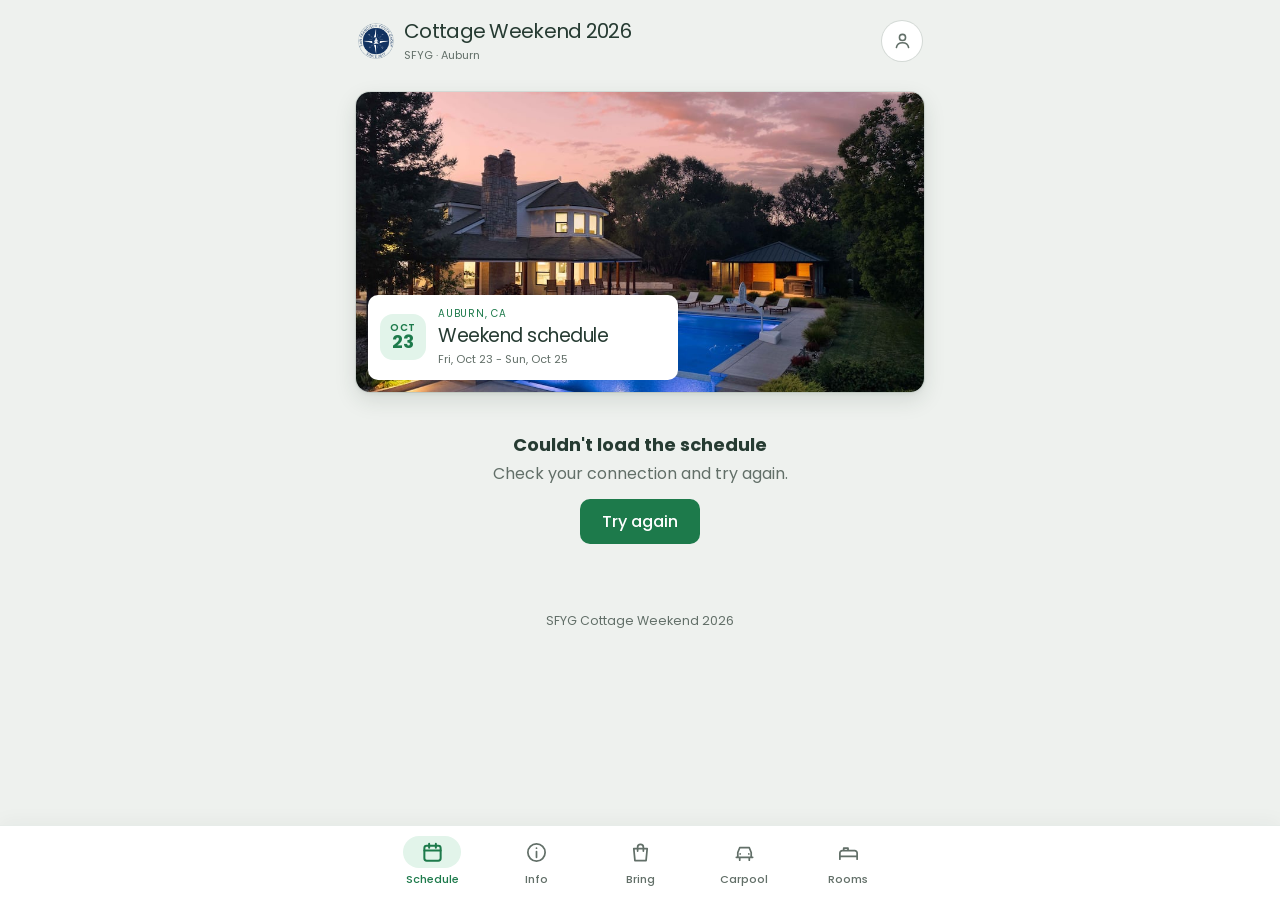
<file: index.html>
<!doctype html>
<html lang="en">
<head>
<meta charset="utf-8">
<meta name="viewport" content="width=device-width, initial-scale=1, viewport-fit=cover">
<title>Cottage Weekend 2026</title>
<meta name="description" content="Schedule for SFYG Cottage Weekend 2026 in Auburn, October 23 - 25.">
<meta name="theme-color" content="#eef1ee">
<meta name="color-scheme" content="light only">
<meta name="apple-mobile-web-app-capable" content="yes">
<meta name="mobile-web-app-capable" content="yes">
<meta name="apple-mobile-web-app-title" content="Cottage Wknd">
<meta name="apple-mobile-web-app-status-bar-style" content="default">
<link rel="manifest" href="manifest.webmanifest">
<link rel="icon" type="image/png" href="img/icon-192.png">
<link rel="apple-touch-icon" href="img/apple-touch-icon.png">
<link rel="preconnect" href="https://fonts.googleapis.com">
<link rel="stylesheet" href="https://fonts.googleapis.com/css2?family=Poppins:wght@400;500;600&display=swap">
<style>
:root {
  color-scheme:light;
  --page:#eef1ee; --card:#ffffff; --ink:#263b32; --muted:#626f68; --line:#e7ece9;
  --shadow:0 8px 24px rgba(29,52,40,.07); --shadow-sm:0 3px 12px rgba(29,52,40,.05); --card-shadow:0 0 0 1px rgba(29,52,40,.09),0 2px 4px rgba(29,52,40,.06),0 8px 22px rgba(29,52,40,.13);
  --accent:#2e9e66; --accent-ink:#1d7a4b; --accent-soft:#e2f4ea; --on-accent:#ffffff;
  --chip:#fff0bf; --chip-ink:#4a3d0c; --opt:#e8e1fb; --opt-ink:#45367a;
  --il-sky:#e3f4ec; --il-h1:#9fd8b8; --il-h2:#c6ead5; --il-tree:#2f8f7a; --il-tree2:#5fb89f; --il-trunk:#5b6f68;
  --il-water:#a9d8ef; --il-sun:#ffd36e; --il-cloud:#ffffff; --il-ink:#2b3a33; --il-warm:#ff9f7a; --il-dusk:#ffe1cc; --il-pink:#f6a6c1; --il-night:#3c4775; --il-wall:#efe9fb; --il-floor:#ddd3f4;
  --font:'Poppins',system-ui,sans-serif;
}
* {box-sizing:border-box}
html {-webkit-text-size-adjust:100%}
body {margin:0;min-width:320px;background:var(--page);color:var(--ink);font:16px/1.45 var(--font);-webkit-tap-highlight-color:transparent}
button {font:inherit;color:inherit;cursor:pointer}
:focus-visible {outline:3px solid var(--accent);outline-offset:2px}
h1,h2,p {margin:0}
.shell {width:min(600px,100%);margin-inline:auto;padding:0 max(16px,env(safe-area-inset-right)) calc(100px + env(safe-area-inset-bottom)) max(16px,env(safe-area-inset-left))}
.tabbar {position:fixed;left:0;right:0;bottom:0;z-index:5;background:var(--card);border-top:1px solid var(--line);box-shadow:0 -4px 18px rgba(29,52,40,.04);padding:8px 12px calc(10px + env(safe-area-inset-bottom))}
.tabbar div {display:grid;grid-template-columns:repeat(5,1fr);max-width:520px;margin-inline:auto}
.tabbar a {display:grid;justify-items:center;gap:4px;min-height:48px;padding:2px 0;font-size:11px;font-weight:500;color:var(--muted);text-decoration:none}
.tabbar span {display:grid;place-items:center;width:min(58px,100%);height:32px;border-radius:99px}
.tabbar svg {width:23px;height:23px;stroke:currentColor;fill:none;stroke-width:1.8;stroke-linecap:round;stroke-linejoin:round}
.tabbar a[aria-current="page"] {color:var(--accent-ink)}
.tabbar a[aria-current="page"] span {background:var(--accent-soft)}
.tabbar a[aria-current="page"] svg {stroke-width:2.1}
.info-hero {position:relative;margin-top:16px;border-radius:14px;overflow:hidden;box-shadow:var(--shadow)}
.info-hero img {display:block;width:100%;height:auto}
.map-label {position:absolute;background:rgba(24,30,32,.78);color:#fff;border-radius:6px;padding:4px 9px;font-size:11px;font-weight:500}
.map-label.main {top:10%;left:11%}
.map-label.second {bottom:12%;right:5%}
.info-head {padding:4px 2px 6px}
.info-head .place {display:block;font-size:10px;letter-spacing:.08em;text-transform:uppercase;color:var(--accent-ink)}
.info-head h1 {font-size:24px;font-weight:400;letter-spacing:-.025em;line-height:1.3;margin-top:4px}
.info-head p {color:var(--muted);font-size:14px;margin-top:4px}
.facts {display:grid;gap:14px;background:var(--card);border-radius:12px;padding:18px;margin-top:14px;box-shadow:var(--card-shadow)}
.fact {display:grid;grid-template-columns:40px minmax(0,1fr);gap:12px;align-items:center}
.fact .ic {width:40px;height:40px;border-radius:12px;background:var(--accent-soft);display:grid;place-items:center}
.fact svg {width:20px;height:20px;stroke:var(--accent-ink);fill:none;stroke-width:1.8;stroke-linecap:round;stroke-linejoin:round}
.fact b {display:block;font-size:15px;font-weight:500}
.fact span:not(.ic) {display:block;font-size:12px;color:var(--muted)}
.go {display:flex;justify-content:center;align-items:center;min-height:48px;margin-top:4px;border-radius:10px;background:var(--accent-ink);color:#fff;font-weight:500;font-size:15px;text-decoration:none}
.info-h {font-size:20px;font-weight:400;letter-spacing:-.025em;margin:28px 2px 0}
.home .item {margin-top:14px}
.rooms {display:grid;grid-template-columns:1fr 1fr;gap:10px;margin-top:6px}
.room {margin:0;background:var(--card);border-radius:10px;overflow:hidden;box-shadow:var(--card-shadow)}
.room img {display:block;width:100%;aspect-ratio:4/3;object-fit:cover;background:var(--line)}
.room figcaption {padding:9px 11px 11px}
.room b {display:block;font-size:14px;font-weight:500;letter-spacing:-.01em}
.room span {display:block;font-size:12px;color:var(--muted);margin-top:1px}
.home .thumb img {display:block;width:100%;height:100%;object-fit:cover}
.home .item-body .where + .where {margin-top:2px}
.more {display:inline-flex;align-items:center;min-height:36px;margin-top:6px;color:var(--accent-ink);font-size:13px;font-weight:500;text-decoration:none}
.gallery {display:flex;gap:8px;overflow-x:auto;scroll-snap-type:x mandatory;margin:10px -16px 0;padding:2px 16px 6px;scrollbar-width:none}
.gallery::-webkit-scrollbar {display:none}
.gallery img {flex:none;width:168px;height:118px;object-fit:cover;border-radius:9px;scroll-snap-align:start;background:var(--line)}
.empty {background:var(--card);border-radius:14px;overflow:hidden;box-shadow:var(--shadow);margin-top:12px}
.empty-art {height:220px}
.empty-art svg {display:block;width:100%;height:100%}
.empty-body {padding:22px 22px 26px}
.empty-body h1 {font-size:24px;font-weight:400;letter-spacing:-.02em}
.empty-body p {color:var(--muted);margin-top:6px}

.top {position:sticky;top:0;z-index:4;display:flex;align-items:center;justify-content:space-between;gap:12px;margin:0 -16px 12px;padding:calc(18px + env(safe-area-inset-top)) 18px 16px;background:var(--page);transition:box-shadow .2s}
.top.stuck {box-shadow:0 3px 12px rgba(29,52,40,.06)}
.top {flex-wrap:wrap}
.jump {display:flex;gap:6px;width:100%;margin:-4px 0 -4px}
.jump[hidden] {display:none}
.jump button {flex:1;min-height:36px;border:0;border-radius:99px;background:var(--card);color:var(--ink);font:inherit;font-size:13px;font-weight:500;box-shadow:0 0 0 1px rgba(29,52,40,.1)}
/* The day you're scrolling through lights up in its dress-code color, the same as its panel. */
.jump button[aria-current="true"] {background:var(--tone-deep,var(--accent-ink));color:#fff;box-shadow:none}
.jump .jnow {color:var(--accent-ink);display:inline-flex;align-items:center;justify-content:center;gap:6px}
.jump .jnow::before {content:"";width:7px;height:7px;border-radius:50%;background:var(--accent)}
.day, .ev {scroll-margin-top:var(--top-h,76px)}
/* Today card: the same deep day color as the day's poster below, white rows on it. */
.today {background:var(--tone-deep,var(--ink));color:#fff;border-radius:14px;margin-top:4px;padding:16px 14px 14px;box-shadow:var(--card-shadow)}
.today[hidden], .hero[hidden] {display:none}
.hero:not([hidden]) ~ .today {margin-top:16px}
.today-head {display:flex;justify-content:space-between;align-items:center;gap:10px;padding:0 4px 12px}
.today-head h2 {font-size:20px;font-weight:400;letter-spacing:-.025em;line-height:1.3}
.today-head h2 span {display:block;font-size:11px;color:rgba(255,255,255,.85);margin-top:4px;letter-spacing:.02em}
.today-rows {background:var(--card);color:var(--ink);border-radius:10px}
.today button {display:block;width:100%;padding:13px 14px;border:0;background:none;font:inherit;color:inherit;text-align:left}
.today button + button {border-top:1px solid var(--line)}
.today small {display:block;font-size:10.5px;font-weight:600;letter-spacing:.08em;text-transform:uppercase;color:var(--muted);margin-bottom:3px}
.today .is-now small {color:var(--accent-ink);display:flex;align-items:center;gap:6px}
.today .is-now small::before {content:"";width:6px;height:6px;border-radius:50%;background:var(--accent)}
.today .tt {display:block;font-size:15px;font-weight:500;color:var(--accent-ink);font-variant-numeric:tabular-nums}
.today .tw {display:block;font-size:15px;font-weight:500;line-height:1.4;letter-spacing:-.015em}
.today .to {display:block;font-size:12.5px;color:var(--muted);margin-top:1px}
.brand {display:flex;align-items:center;gap:10px;min-width:0}
.brand img {width:36px;height:36px;border-radius:50%;flex:none}
.brand b {display:block;font-size:clamp(15px,4.5vw,20px);font-weight:400;letter-spacing:-.035em;line-height:1.3}
/* You: your initials in the header open your page; before you pick a name it is a plain person icon. */
.me-btn {flex:none;width:40px;height:40px;padding:0;border:0;border-radius:50%;display:grid;place-items:center;background:var(--card);color:var(--muted);box-shadow:0 0 0 1px rgba(29,52,40,.12)}
.me-btn svg {width:21px;height:21px;stroke:currentColor;fill:none;stroke-width:1.8;stroke-linecap:round;stroke-linejoin:round}
.me-btn.on {background:var(--accent-ink);color:#fff;box-shadow:none;font-size:14px;font-weight:500;letter-spacing:.02em}
.brand .sync {display:flex;align-items:center;gap:6px;margin-top:4px;font-size:11px;font-weight:400;color:var(--muted);flex-wrap:wrap}
.sync i {width:7px;height:7px;border-radius:50%;background:var(--accent);flex:none}
.sync.stale i {background:var(--il-warm)}

.hero {position:relative;height:236px;border-radius:14px;overflow:hidden;background:var(--il-sky);box-shadow:var(--card-shadow)}
.hero > img {display:block;width:100%;height:100%;object-fit:cover;object-position:50% 40%}
.hero-text {position:absolute;left:12px;bottom:12px;right:12px;display:flex;align-items:center;gap:12px;background:var(--card);border-radius:10px;padding:12px;box-shadow:var(--shadow-sm);max-width:310px}
.cal {width:46px;height:46px;border-radius:13px;background:var(--accent-soft);color:var(--accent-ink);display:grid;place-items:center;text-align:center;line-height:1;flex:none}
.cal small {display:block;font-size:10px;font-weight:600;letter-spacing:.08em}
.cal strong {font-size:18px}
.hero-text h1 {font-size:19px;font-weight:400;letter-spacing:-.025em;line-height:1.3}
.hero-text span {display:block;font-size:11px;color:var(--muted);margin-top:3px}
.hero-text .place {font-size:10px;letter-spacing:.08em;text-transform:uppercase;color:var(--accent-ink);margin:0 0 3px}

.install {display:flex;gap:10px;align-items:flex-start;background:var(--card);border:1px solid var(--line);border-radius:12px;padding:14px;margin-top:16px;box-shadow:var(--shadow-sm)}
.install[hidden] {display:none}
.install .ic {width:38px;height:38px;border-radius:12px;background:var(--accent-soft);display:grid;place-items:center;flex:none}
.install svg {width:20px;height:20px;stroke:var(--accent-ink);fill:none;stroke-width:2;stroke-linecap:round;stroke-linejoin:round}
.install div {flex:1;min-width:0}
.install b {display:block;font-size:15px;font-weight:500}
.install p {font-size:13.5px;color:var(--muted);margin-top:2px}
.install p strong {color:var(--ink)}
.install .x {border:0;background:none;width:44px;height:44px;margin:-6px -8px 0 0;border-radius:50%;color:var(--muted);font-size:20px;line-height:1;flex:none}

/* Schedule: each day is a poster in its deep dress-code color with a timeline rail down it. */
/* Times sit in white on the rail; white event cards hang off the stops, so nothing blends. */
.day {--ev-time:72px;--ev-rail:32px;--panel:var(--tone-deep,var(--ink));position:relative;margin:14px -16px 0;padding:0 14px 18px;background:var(--panel);color:#fff}
.day:first-child {margin-top:16px}
.dayhead {position:sticky;top:var(--top-h,76px);z-index:2;display:flex;justify-content:space-between;align-items:center;gap:10px;margin:0 -14px;padding:16px 16px 12px;background:var(--panel)}
.dayhead h2 {font-size:22px;font-weight:500;letter-spacing:-.025em;white-space:nowrap;line-height:1.25}
.dayhead h2 span {display:block;font-size:11.5px;font-weight:400;color:rgba(255,255,255,.85);margin-top:3px;letter-spacing:.02em}
.wear {display:inline-flex;align-items:center;gap:7px;background:var(--card);color:var(--tone-ink,var(--chip-ink));border-radius:12px;padding:8px 10px;font-size:11px;font-weight:500;line-height:1.5;min-width:0;max-width:58%;overflow-wrap:anywhere}
.wear svg {width:16px;height:16px;stroke:currentColor;fill:none;stroke-width:1.9;stroke-linecap:round;stroke-linejoin:round;flex:none}

.item {display:grid;grid-template-columns:84px minmax(0,1fr);align-items:stretch;background:var(--card);border-radius:9px;overflow:hidden;margin-top:16px;box-shadow:var(--card-shadow)}
.thumb {min-height:96px;overflow:hidden}
.item-body {padding:16px 14px;min-width:0;display:flex;flex-direction:column;justify-content:center;overflow-wrap:anywhere}
.thumb svg {display:block;width:100%;height:100%}
.time {display:block;font-size:15px;font-weight:500;color:var(--accent-ink);margin-bottom:4px;letter-spacing:-.01em;font-variant-numeric:tabular-nums}
.what {display:block;font-size:15px;font-weight:500;letter-spacing:-.015em;line-height:1.45}
.where {display:block;font-size:12px;color:var(--muted);margin-top:1px}
.tags {display:flex;flex-wrap:wrap;gap:6px;margin-top:6px}
/* The rail: a white line from the first stop to the last, a stop per event, the card to its right. */
/* Time and stop sit at the card's middle. Each row's segment spans the row and the gap below it, starting and ending at the middle stop on the first and last rows. */
.rail {display:grid;gap:10px;padding-top:4px}
.ev {--ev-art:92px;position:relative;display:grid;grid-template-columns:var(--ev-time) var(--ev-rail) minmax(0,1fr);align-items:center}
.ev::before {content:"";position:absolute;top:0;bottom:-10px;left:calc(var(--ev-time) + var(--ev-rail) / 2 - 1px);width:2px;background:rgba(255,255,255,.4)}
.ev:first-child::before {top:50%}
.ev:last-child::before {bottom:50%}
.ev:only-child::before {display:none}
.ev .when {position:relative;padding:0 6px 0 0;font-variant-numeric:tabular-nums;color:#fff}
.ev .when b {display:block;font-size:15px;font-weight:600;letter-spacing:-.01em;line-height:20px;white-space:nowrap}
/* The end time hangs below, so the start time itself lines up with the stop. */
.ev .when span {position:absolute;left:0;top:100%;display:block;font-size:11.5px;color:rgba(255,255,255,.85);margin-top:1px;white-space:nowrap}
/* Stops read --panel, not --tone-deep, so a row with its own wear color still sits on the day's rail. */
.ev .stop {position:relative;z-index:1;width:12px;height:12px;margin:0 auto;border-radius:50%;background:#fff;box-shadow:0 0 0 3px var(--panel)}
.ev .card {min-width:0;display:grid;grid-template-columns:var(--ev-art) minmax(0,1fr);align-items:stretch;min-height:86px;background:var(--card);color:var(--ink);border-radius:10px;overflow:hidden;box-shadow:0 2px 6px rgba(0,0,0,.18)}
.ev .body {min-width:0;padding:13px 14px;display:flex;flex-direction:column;justify-content:center;overflow-wrap:anywhere}
.ev .what {font-size:15px;line-height:1.35}
/* Thumbnails fill the card's left edge and use the deeper shades of the day's color. */
.ev .thumb {min-height:86px;--t-sky:var(--th-sky);--t-h2:var(--th-h2);--t-h1:var(--th-h1)}
/* Now: a glowing stop, a white ring floating around the card, and the card itself in the live tint. */
.ev.now .stop {width:16px;height:16px;box-shadow:0 0 0 3px var(--panel),0 0 0 6px rgba(255,255,255,.45);animation:halo 2.4s ease-in-out infinite}
.ev.now .card {background:var(--accent-soft);outline:3px solid #fff;outline-offset:2px}
.ev.now .when b {font-size:16px}
.ev.now .tag.live {background:var(--accent-ink);color:#fff}
@keyframes halo {50% {box-shadow:0 0 0 3px var(--panel),0 0 0 8px rgba(255,255,255,.2)}}
/* Past: hollow stop, muted time and text, washed thumbnail. */
.ev.past .stop {background:var(--panel);box-shadow:0 0 0 3px var(--panel),inset 0 0 0 2px rgba(255,255,255,.6)}
.ev.past .when {color:rgba(255,255,255,.7)}
.ev.past .when span {color:rgba(255,255,255,.6)}
.ev.past .what, .ev.past .where {color:var(--muted)}
.ev.past .thumb {opacity:.55;filter:saturate(.4)}
.ev.past .card {box-shadow:none}
/* "Pick one": the options stack inside one card under a single stop, so they read as one slot. */
.ev.group .card {display:block}
/* A Pick one slot is tall, so its time and stop line up with the card's header row instead of its middle. */
.ev.group {align-items:start}
.ev.group .when {margin-top:14px}
.ev.group .stop {margin-top:18px}
.ev.group.now .stop {margin-top:16px}
.ev.group:first-child::before {top:24px}
.ev.group:last-child::before {bottom:calc(100% - 24px)}
.ev .pick {display:flex;flex-wrap:wrap;align-items:center;gap:6px 8px;padding:11px 14px;border-bottom:1px solid var(--line)}
.ev .pick b {font-size:15px;font-weight:500}
.ev.now .pick {border-bottom-color:rgba(29,52,40,.12)}
.ev .opt-row {display:grid;grid-template-columns:var(--ev-art) minmax(0,1fr);align-items:stretch;min-height:56px}
.ev .opt-row + .opt-row {border-top:1px solid var(--line)}
.ev.now .opt-row + .opt-row {border-top-color:rgba(29,52,40,.12)}
.ev .opt-row .thumb {min-height:56px}
.ev .opt-row .body {padding:9px 14px}
.ev .opt-row .what {font-size:14px;font-weight:500}
.tag {display:inline-flex;align-items:center;gap:5px;font-size:10.5px;font-weight:500;padding:4px 9px;border-radius:99px;background:var(--accent-soft);color:var(--accent-ink)}
.tag.opt {background:var(--opt);color:var(--opt-ink)}
/* An event's own dress code uses the day header's chip, tinted in its color so it shows on the white card. */
.tags .wear {background:var(--tone-chip,var(--chip));max-width:100%}
/* Day sections take the color named in their dress code: --tone-deep paints the poster, --tone-ink the chips on white. */
/* Every --tone-deep keeps white text above 5:1. */
.tone-neutral {--tone-deep:#3a4a42;--tone-chip:#dce2db;--th-sky:#b5e0c8;--th-h2:#8acfaa;--th-h1:#5fb98a;--tone-ink:#33403a}
.tone-blue {--tone-deep:#2b5a90;--tone-chip:#dceafb;--th-sky:#b7d4f3;--th-h2:#8fbbe8;--th-h1:#6b9fd8;--tone-ink:#315f88}
.tone-yellow {--tone-deep:#7d5b00;--tone-chip:#f9e4a0;--th-sky:#f7dc8a;--th-h2:#efc65a;--th-h1:#dcaa2e;--tone-ink:#634c00}
.tone-green {--tone-deep:#1f6b45;--tone-chip:#c6ead5;--th-sky:#b5e0c8;--th-h2:#8acfaa;--th-h1:#5fb98a;--tone-ink:#1d6b43}
.tone-red {--tone-deep:#9a2f26;--tone-chip:#f8cbc6;--th-sky:#f4bcb4;--th-h2:#ea958a;--th-h1:#d96e60;--tone-ink:#8f2a22}
.tone-orange {--tone-deep:#944a0c;--tone-chip:#f9d6b0;--th-sky:#f8cfa3;--th-h2:#f1b072;--th-h1:#e08f45;--tone-ink:#8a4b12}
.tone-purple {--tone-deep:#4f3d8c;--tone-chip:#dcd0f7;--th-sky:#cdbdf2;--th-h2:#b29ce8;--th-h1:#957bdb;--tone-ink:#4b3a86}
.tone-pink {--tone-deep:#9a3561;--tone-chip:#f6c9dc;--th-sky:#f3c0d6;--th-h2:#e999bd;--th-h1:#db76a3;--tone-ink:#8a2f57}
/* Illustrations inside a toned day or event repaint in that color. */
.tone-blue {--t-sky:#e5f0fc;--t-h2:#d2e4f7;--t-h1:#b4d3ef;--t-acc:#528dc8;--t-tree:#578bb3;--t-tree2:#8bb8dc}
.tone-yellow {--t-sky:#fdf3d3;--t-h2:#f8e3a2;--t-h1:#efcf6a;--t-acc:#d39b12;--t-tree:#6f9a3c;--t-tree2:#b7c25a}
.tone-green {--t-sky:#e3f4ec;--t-h2:#c6ead5;--t-h1:#9fd8b8;--t-acc:#2e9e66;--t-tree:#2f8f7a;--t-tree2:#5fb89f}
.tone-red {--t-sky:#fde6e2;--t-h2:#f6c6bf;--t-h1:#eba095;--t-acc:#d2483a;--t-tree:#a8433a;--t-tree2:#df7d6f}
.tone-orange {--t-sky:#fdeedd;--t-h2:#f8d3ad;--t-h1:#f0b47a;--t-acc:#e07a26;--t-tree:#a55d22;--t-tree2:#e39a5c}
.tone-purple {--t-sky:#efe9fb;--t-h2:#dcd0f7;--t-h1:#bfaeee;--t-acc:#7a5cd0;--t-tree:#5a45a0;--t-tree2:#9b86df}
.tone-pink {--t-sky:#fce8f0;--t-h2:#f5c9db;--t-h1:#eca2c1;--t-acc:#d5508a;--t-tree:#a33a68;--t-tree2:#e083ab}
/* Pajama day is a night poster; the motifs get a full strip below the sticky header, off the text. */
.tone-pajama {--pajamas:url("data:image/svg+xml,%3Csvg xmlns='http://www.w3.org/2000/svg' width='180' height='70' viewBox='0 0 180 70'%3E%3Cg transform='translate(30 13) rotate(-12 15 20)'%3E%3Cpath d='M8 0l7 4 7-4 9 7-5 9-5-3v14H9V13l-5 3-5-9z' fill='%23c8b5e8'/%3E%3Cpath d='M9 30h12l3 19h-8l-1-12-1 12H6z' fill='%23c8b5e8'/%3E%3Cpath d='M11 2l4 8 4-8M15 10v14' fill='none' stroke='%23fff' stroke-width='1.4'/%3E%3C/g%3E%3Cg transform='translate(118 12) rotate(14 15 20)'%3E%3Cpath d='M8 0l7 4 7-4 9 7-5 9-5-3v14H9V13l-5 3-5-9z' fill='%239fc7e5'/%3E%3Cpath d='M9 30h12l3 19h-8l-1-12-1 12H6z' fill='%239fc7e5'/%3E%3Cpath d='M11 2l4 8 4-8M15 10v14' fill='none' stroke='%23fff' stroke-width='1.4'/%3E%3C/g%3E%3Cpath d='M90 18a11 11 0 1 0 9 18 10 10 0 0 1-9-18' fill='%23efd28a'/%3E%3Cpath d='M9 29l2 4 4 2-4 2-2 4-2-4-4-2 4-2zM171 45l2 4 4 2-4 2-2 4-2-4-4-2 4-2z' fill='%23e5b3cb'/%3E%3C/svg%3E");--tone-deep:#3b3878;--th-sky:#d4c3f4;--th-h2:#ecaecb;--th-h1:#ab95e6;--tone-chip:linear-gradient(90deg,#dccdf7,#f6c9dc,#cfe2f7);--tone-ink:#4b3a86;--t-sky:#f1e8fb;--t-h2:#f6cfe0;--t-h1:#c9b6f0;--t-acc:#d5508a;--t-tree:#7a5cd0;--t-tree2:#e083ab}
.day-art {display:none}
.day.tone-pajama .day-art {display:block;height:56px;margin:0 -14px 2px;background:var(--pajamas) center/180px 70px repeat-x}
@media (max-width:359px) {
  .item {grid-template-columns:76px minmax(0,1fr)}
  .item-body {padding:14px 12px}
  .what {font-size:14px}
  .day {--ev-time:66px;--ev-rail:30px;padding-inline:12px}
  .ev .when b {font-size:14px}
  .ev.now .when b {font-size:14.5px}
  .dayhead {margin-inline:-12px;padding-inline:14px}
  .day.tone-pajama .day-art {margin-inline:-12px}
  .ev {--ev-art:80px}
  .ev .body {padding:12px}
  .ev .opt-row .body {padding-inline:12px}
}
@media (min-width:600px) {
  .hero {height:300px}
  .day {--ev-time:84px;--ev-rail:36px;margin-inline:0;padding-inline:18px;border-radius:14px}
  .dayhead {margin-inline:-18px;padding-inline:20px;border-radius:14px 14px 0 0}
  .day.tone-pajama .day-art {margin-inline:-18px}
  .item {grid-template-columns:104px minmax(0,1fr)}
  .thumb {min-height:104px}
  .item-body {padding:18px 20px}
  .ev {--ev-art:116px}
  .ev .body {padding:14px 18px}
  .ev .opt-row .body {padding-inline:18px}
}

.tag.live::before {content:"";width:6px;height:6px;border-radius:50%;background:currentColor}




/* Bring: the shared list of things to bring. Sign-ups write a row to the logistics sheet. */
.bring-sum {background:var(--card);border-radius:12px;padding:14px 16px 16px;margin-top:14px;box-shadow:var(--card-shadow)}
.bring-sum p {display:flex;justify-content:space-between;align-items:baseline;gap:10px;font-size:13px;color:var(--muted)}
.bring-sum b {font-size:20px;font-weight:500;letter-spacing:-.02em;color:var(--ink)}
.bar {display:block;height:6px;border-radius:99px;background:var(--line);overflow:hidden;margin-top:10px}
.bar i {display:block;height:100%;border-radius:inherit;background:var(--accent)}
.bring-filter {display:flex;gap:6px;margin-top:14px}
.bring-filter[hidden], .bring-sum[hidden] {display:none}
.bring-filter button {flex:1;min-height:38px;border:0;border-radius:99px;background:var(--card);font-size:13px;font-weight:500;box-shadow:0 0 0 1px rgba(29,52,40,.1)}
.bring-filter button[aria-pressed="true"] {background:var(--accent-ink);color:#fff;box-shadow:none}
.need-group h2 {display:flex;justify-content:space-between;align-items:baseline;gap:10px;font-size:20px;font-weight:400;letter-spacing:-.025em;margin:26px 2px 10px}
.need-group h2 span {font-size:12px;color:var(--muted);letter-spacing:0}
.needs {background:var(--card);border-radius:12px;overflow:hidden;box-shadow:var(--card-shadow)}
.need {display:grid;grid-template-columns:minmax(0,1fr) auto;column-gap:12px;align-items:center;padding:13px 14px 14px 16px}
.need + .need {border-top:1px solid var(--line)}
.need .what {font-size:15px;line-height:1.35;overflow-wrap:anywhere}
.need-count {display:block;font-size:12px;color:var(--muted);margin-top:2px;font-variant-numeric:tabular-nums}
.need .bar {height:4px;margin-top:8px;max-width:200px}
.need .who {display:block;font-size:12px;color:var(--ink);margin-top:7px}
.need .who::before {content:"Bringing: ";color:var(--muted)}
.need .who em {font-style:normal;font-weight:500;color:var(--accent-ink)}
.need.done .need-count {color:var(--accent-ink);font-weight:500}
.need.done .bar i {background:var(--accent-ink)}
.add {display:inline-flex;align-items:center;justify-content:center;gap:5px;min-height:40px;min-width:84px;padding:0 16px;border:0;border-radius:99px;background:var(--accent-ink);color:#fff;font-size:14px;font-weight:500}
.add svg {width:15px;height:15px;stroke:currentColor;fill:none;stroke-width:2.4;stroke-linecap:round;stroke-linejoin:round}
.need.done .add, .add.on {background:none;color:var(--accent-ink);box-shadow:inset 0 0 0 1.5px var(--accent-ink)}
.add.on {background:var(--accent-soft);box-shadow:none}
.bring-foot {font-size:12.5px;color:var(--muted);text-align:center;margin:22px 8px 0}
.bring-foot a {color:var(--accent-ink)}
/* You: the name this phone picked, with your own sign-ups and a stepper on each. */
/* Your list leads the tab: a green ring, a tinted header and a deeper shadow set it apart from the shared list. */
.mine {background:var(--card);border-radius:14px;margin-top:16px;border:2px solid var(--accent-ink);box-shadow:0 4px 10px rgba(29,82,52,.14),0 16px 40px rgba(29,82,52,.24);overflow:hidden}
.mine[hidden] {display:none}
.mine + .bring-sum {margin-top:20px}
.mine-head {display:flex;align-items:center;gap:12px;padding:13px 16px;background:var(--accent-soft)}
.mine-head > span:last-child {font-size:12px;color:var(--accent-ink)}
.avatar {width:38px;height:38px;border-radius:50%;flex:none;display:grid;place-items:center;background:var(--accent-ink);color:#fff;font-size:14px;font-weight:500;letter-spacing:.02em}
.mine-head div {flex:1;min-width:0}
.mine-head small {display:block;font-size:10.5px;font-weight:600;letter-spacing:.08em;text-transform:uppercase;color:var(--accent-ink)}
.link {border:0;background:none;padding:8px 2px;min-height:40px;color:var(--accent-ink);font-size:13px;font-weight:500;flex:none}
.mine-row {display:flex;align-items:center;gap:12px;padding:10px 12px 10px 16px;border-top:1px solid var(--line)}
.mine-row .what {flex:1;min-width:0;font-size:14.5px;font-weight:400;line-height:1.35}
.mine-row.flash {animation:flash 1.2s ease-out}
@keyframes flash {from {background:var(--accent-soft)}}
.mine-empty {padding:12px 16px 14px;border-top:1px solid var(--line);font-size:13px;color:var(--muted)}
.step {display:flex;align-items:center;flex:none;border-radius:99px;box-shadow:inset 0 0 0 1.5px var(--line)}
.step button {width:38px;height:38px;border:0;border-radius:50%;background:none;color:var(--accent-ink);display:grid;place-items:center}
.step svg {width:18px;height:18px;stroke:currentColor;fill:none;stroke-width:2;stroke-linecap:round;stroke-linejoin:round}
.step .rm {color:#a3322a}
.step output {min-width:20px;text-align:center;font-size:15px;font-weight:500;font-variant-numeric:tabular-nums}
/* Who are you: a bottom sheet with the attendee list. */
/* On iPhone the keyboard covers the bottom of the screen without moving fixed content, so sheets ride above it (--kb)
   and size to the visible area (--vvh). dvh keeps them clear of Safari's toolbar. */
.sheet {width:min(560px,100%);max-width:100%;max-height:88vh;max-height:min(88dvh,calc(var(--vvh,100dvh) - 16px));margin:auto auto var(--kb,0px);padding:0;border:0;border-radius:18px 18px 0 0;background:var(--card);color:var(--ink);box-shadow:0 -10px 40px rgba(20,24,40,.25)}
.sheet[open] {display:flex;flex-direction:column}
html:has(.sheet[open]) {overflow:hidden}
.sheet:focus-visible {outline:none}
.sheet::backdrop {background:rgba(20,28,24,.5)}
.sheet-head {padding:22px 20px 0}
.sheet h2 {font-size:21px;font-weight:400;letter-spacing:-.025em;line-height:1.3}
.sheet h2 + p {font-size:13px;color:var(--muted);margin-top:2px}
.search {display:block;width:100%;min-height:46px;margin-top:14px;padding:10px 14px;border:1.5px solid #cdd6d0;border-radius:10px;background:#fff;color:var(--ink);font:inherit;font-size:16px}
.search:focus {outline:none;border-color:var(--accent-ink);box-shadow:0 0 0 3px var(--accent-soft)}
/* flex-basis auto: with flex:1 (basis 0) Safari collapses the list to nothing inside a sheet whose height is auto. */
.people {flex:1 1 auto;min-height:0;overflow-y:auto;overscroll-behavior:contain;padding:8px 10px 6px}
.people button {display:flex;align-items:center;gap:12px;width:100%;min-height:52px;padding:7px 10px;border:0;border-radius:10px;background:none;text-align:left;font-size:15px}
.people button:active, .people button:hover {background:var(--page)}
.people .avatar {width:34px;height:34px;font-size:12.5px;background:var(--accent-soft);color:var(--accent-ink)}
.people p {padding:18px 10px;font-size:14px;color:var(--muted)}
.you-head {display:flex;align-items:center;gap:14px;padding-bottom:16px;border-bottom:1px solid var(--line)}
.you-head .avatar {width:52px;height:52px;font-size:18px}
.you-head .link {min-height:32px;padding:4px 0}
.you-body {flex:1 1 auto;min-height:0;overflow-y:auto;overscroll-behavior:contain;padding:4px 20px 12px}
.you-sec {padding:16px 0}
.you-sec + .you-sec {border-top:1px solid var(--line)}
.you-sec h3 {display:flex;align-items:center;gap:8px;margin:0;font-size:12px;font-weight:600;letter-spacing:.08em;text-transform:uppercase;color:var(--accent-ink)}
.you-sec h3 svg {width:18px;height:18px;stroke:currentColor;fill:none;stroke-width:1.9;stroke-linecap:round;stroke-linejoin:round}
.you-sec h3 a {margin-left:auto;font-size:13px;font-weight:500;letter-spacing:0;text-transform:none;color:var(--accent-ink);text-decoration:none}
.you-sec ul {list-style:none;margin:10px 0 0;padding:0}
.you-sec li {display:flex;justify-content:space-between;gap:12px;padding:6px 0;font-size:15px}
.you-sec li span {color:var(--muted);font-variant-numeric:tabular-nums}
.you-sec .kv li {text-align:right}
.you-sec .kv li span {flex:none;text-align:left}
.you-sec p {margin-top:8px;font-size:14px;color:var(--muted)}
.sheet .kicker {display:block;font-size:10.5px;font-weight:600;letter-spacing:.08em;text-transform:uppercase;color:var(--accent-ink);margin-bottom:4px}
.add-body {padding:6px 20px 20px}
.add-row {display:flex;align-items:center;justify-content:space-between;gap:12px;padding:14px 0;border-bottom:1px solid var(--line)}
.add-row > span, .field > span {font-size:14px;font-weight:500}
.step.big button {width:46px;height:46px}
.step.big output {min-width:32px;font-size:17px}
.step button:disabled {color:#b5bfb9;cursor:default}
.field {display:block;margin-top:16px}
.field > span {display:block;margin-bottom:-6px}
.field em {font-style:normal;font-weight:400;color:var(--muted)}
.sheet-foot.two {display:grid;grid-template-columns:1fr 2fr;gap:10px;padding-top:12px}
.sheet-foot .primary {background:var(--accent-ink);color:#fff}
.mine-row .what small {display:block;font-size:12px;color:var(--muted);margin-top:1px;overflow-wrap:anywhere}
.sheet-foot {padding:6px 20px calc(16px + env(safe-area-inset-bottom));border-top:1px solid var(--line)}
.sheet-foot button {width:100%;min-height:46px;border:0;border-radius:10px;background:var(--page);font-size:15px;font-weight:500}
.toast {position:fixed;left:50%;bottom:calc(86px + env(safe-area-inset-bottom));z-index:6;width:max-content;max-width:calc(100% - 32px);transform:translate(-50%,12px);background:var(--ink);color:#fff;font-size:14px;padding:12px 16px;border-radius:12px;box-shadow:0 8px 24px rgba(0,0,0,.25);opacity:0;pointer-events:none;transition:opacity .2s,transform .2s}
.toast.show {opacity:1;transform:translate(-50%,0)}

.note {text-align:center;padding:40px 20px;color:var(--muted)}
.note b {display:block;color:var(--ink);font-size:18px;margin-bottom:4px}
.note button {margin-top:14px;border:0;background:var(--accent-ink);color:var(--on-accent);font-weight:500;min-height:44px;padding:11px 22px;border-radius:10px}
footer {text-align:center;color:var(--muted);font-size:12.5px;margin-top:28px}

.il .sky{fill:var(--t-sky,var(--il-sky))} .il .dusk{fill:var(--il-dusk)} .il .h1{fill:var(--t-h1,var(--il-h1))} .il .h2{fill:var(--t-h2,var(--il-h2))} .il .tr{fill:var(--t-tree,var(--il-tree))} .il .tr2{fill:var(--t-tree2,var(--il-tree2))}
.il .tk{fill:var(--il-trunk)} .il .wt{fill:var(--il-water)} .il .sun{fill:var(--il-sun)} .il .cl{fill:var(--il-cloud)} .il .ink{fill:var(--il-ink)}
.il .wall{fill:var(--il-wall)} .il .floor{fill:var(--il-floor)} .il .night{fill:var(--il-night)} .il .acc{fill:var(--t-acc,var(--accent))} .il .warm{fill:var(--il-warm)} .il .pink{fill:var(--il-pink)} .il .card{fill:var(--card)}
.il .str{fill:none;stroke:var(--il-ink);stroke-width:1.4;stroke-linecap:round} .il .stm{fill:none;stroke:var(--il-cloud);stroke-width:3;stroke-linecap:round}
@media (prefers-reduced-motion:reduce) {*{transition:none!important;animation:none!important;scroll-behavior:auto!important}}

/* Carpool follows the hub's existing cards, typography and green accents. */
.carpool-search {margin-top:12px}
.carpool-search label {display:block;font-size:13px;font-weight:500;margin:0 2px 7px}
.carpool-search .search {width:100%;margin:0;background:var(--card)}
.carpool-count {font-size:12px;color:var(--muted);margin:14px 2px 10px}
.carpool-list {display:grid;gap:14px}
.carpool-card {background:var(--card);border-radius:12px;padding:16px;box-shadow:var(--card-shadow)}
.carpool-card[hidden] {display:none}
/* Your carpool is set apart the same way as Your list on Bring: a green ring, a tinted header strip and a deeper shadow. */
.carpool-card.is-my-carpool {border:2px solid var(--accent-ink);border-radius:14px;padding:14px;box-shadow:0 4px 10px rgba(29,82,52,.14),0 16px 40px rgba(29,82,52,.24)}
.carpool-card.is-my-carpool .carpool-number {background:var(--card)}
.carpool-card.is-my-carpool .carpool-card-head {margin:-14px -14px 14px;padding:12px 14px;background:var(--accent-soft);border-radius:12px 12px 0 0}
.carpool-heading-labels {display:flex;align-items:center;gap:10px;flex-wrap:wrap}
.carpool-your-label {color:var(--accent-ink);font-size:10.5px;font-weight:600;letter-spacing:.08em;text-transform:uppercase}
.carpool-other-heading {font-size:20px;font-weight:400;letter-spacing:-.025em;margin:12px 2px -4px}
.carpool-card-head {display:flex;justify-content:space-between;align-items:center;margin-bottom:14px}
.carpool-number {font-size:11px;font-weight:500;color:var(--accent-ink);background:var(--accent-soft);border-radius:99px;padding:5px 10px}
.carpool-total {font-size:12px;color:var(--muted);white-space:nowrap}
.carpool-driver {display:flex;align-items:center;gap:12px}

.carpool-label {display:block;font-size:11px;color:var(--muted);margin-bottom:2px}
.carpool-driver h2 {font-size:18px;font-weight:500;letter-spacing:-.015em;overflow-wrap:anywhere}
.carpool-passengers {border-top:1px solid var(--line);margin-top:12px;padding-top:12px}
.carpool-passengers h3 {font-size:11px;color:var(--muted);font-weight:400;margin:0 0 9px}
.carpool-passengers ul {list-style:none;padding:0;margin:0;display:grid;gap:9px;font-size:14px}
.carpool-person {display:inline;box-decoration-break:clone;-webkit-box-decoration-break:clone}
.carpool-person.is-you {font-weight:500}
.carpool-you-label {display:inline-block;vertical-align:2px;margin-left:8px;padding:2px 8px;border-radius:99px;background:var(--accent-ink);color:#fff;font-size:10.5px;font-weight:600;letter-spacing:.02em;white-space:nowrap}
.carpool-match {background:var(--chip);color:var(--chip-ink);border-radius:2px;padding:0}
.carpool-solo {font-size:13px;color:var(--muted);margin-top:12px}
.carpool-muted,.carpool-no-results {color:var(--muted);font-size:13px}
.carpool-no-results {padding:24px 4px;text-align:center}

</style>
</head>
<body>
<div class="shell">
  <header class="top">
    <div class="brand"><img src="img/sfyg-logo.png" alt="SFYG logo" width="40" height="40"><div><b>Cottage Weekend 2026</b><span class="sync" id="sync" aria-live="polite">SFYG · Auburn</span></div></div>
    <button type="button" class="me-btn" id="me-btn" aria-label="Who are you?"></button>
    <nav class="jump" id="jump" aria-label="Jump to" hidden></nav>
  </header>
  <section id="view-schedule" data-view="schedule">
  <div class="hero" id="hero"><img src="auburn/img/main-dusk.jpg" alt="The main home at dusk" width="960" height="719"><div class="hero-text"><div class="cal"><div><small>OCT</small><strong>23</strong></div></div><div><span class="place">Auburn, CA</span><h1>Weekend schedule</h1><span>Fri, Oct 23 - Sun, Oct 25</span></div></div></div>
  <aside class="install" id="install" hidden>
    <span class="ic"><svg viewBox="0 0 24 24" aria-hidden="true"><rect x="7" y="2.5" width="10" height="19" rx="2.5"/><path d="M12 8v6M9 11h6"/></svg></span>
    <div><b>Keep it on your home screen</b><p id="install-steps"></p></div>
    <button class="x" type="button" id="install-close" aria-label="Dismiss">×</button>
  </aside>
  <section class="today" id="today" aria-label="Up next" hidden></section>
  <main id="schedule" aria-label="Schedule"></main>
  <footer>SFYG Cottage Weekend 2026</footer>
  </section>
  <section id="view-info" data-view="info" hidden>
    <div class="info-head"><span class="place">Auburn, CA</span><h1>We're going to Auburn</h1><p>Two homes by the lake, a short walk apart.</p></div>
    <div class="facts">
      <div class="fact"><span class="ic"><svg viewBox="0 0 24 24" aria-hidden="true"><rect x="3.5" y="5" width="17" height="15.5" rx="2.5"/><path d="M3.5 10h17M8.5 3v4M15.5 3v4"/></svg></span><div><b>Fri, Oct 23 - Sun, Oct 25</b><span>2026</span></div></div>
      <div class="fact"><span class="ic"><svg viewBox="0 0 24 24" aria-hidden="true"><path d="M12 21s-7-6.2-7-11.5a7 7 0 0 1 14 0C19 14.8 12 21 12 21z"/><circle cx="12" cy="9.5" r="2.5"/></svg></span><div><b>13559 Dry Creek Road</b><span>Auburn, CA 95602</span></div></div>
      <div class="fact"><span class="ic"><svg viewBox="0 0 24 24" aria-hidden="true"><path d="M5 17v-5l2-5h10l2 5v5M3.5 17h17M7 20v-3M17 20v-3"/></svg></span><div><b>About 3 hours</b><span>from San Jose</span></div></div>
      <a class="go" href="https://www.google.com/maps/dir/?api=1&amp;destination=13559+Dry+Creek+Road%2C+Auburn%2C+CA+95602" target="_blank" rel="noopener">Get directions</a>
    </div>
    <div class="info-hero"><img src="auburn/img/two-homes-aerial.jpg" alt="Satellite view with the main home at upper left and the second home at lower right, beside the lake" width="761" height="670"><span class="map-label main">1 · Main home</span><span class="map-label second">2 · Second home</span></div>
    <h2 class="info-h">The homes</h2>
    <article class="home"><div class="item"><div class="thumb"><img src="auburn/img/main-dusk.jpg" alt="" loading="lazy"></div><div class="item-body"><span class="time">Home 1</span><span class="what">Main home</span><span class="where">5 bedrooms · 12 beds · 4.5 baths</span><a class="more" href="https://www.airbnb.com/rooms/1717790396205238720" target="_blank" rel="noopener">See on Airbnb ↗</a></div></div><div class="gallery" tabindex="0" aria-label="Photos"><img src="auburn/img/main-pool.jpg" alt="Pool and loungers" loading="lazy"><img src="auburn/img/main-living.jpg" alt="Living room and kitchen" loading="lazy"><img src="auburn/img/main-dining.jpg" alt="Dining table" loading="lazy"><img src="auburn/img/main-porch.jpg" alt="Wraparound porch" loading="lazy"><img src="auburn/img/main-games.jpg" alt="Lounge with arcade games" loading="lazy"><img src="auburn/img/main-firepit.jpg" alt="Fire pit patio" loading="lazy"><img src="auburn/img/main-aerial.jpg" alt="Aerial view" loading="lazy"></div></article><div class="rooms"><figure class="room"><img src="auburn/img/room-main-1.jpg" alt="Bedroom with a carved headboard and a curved wall of windows" loading="lazy"><figcaption><b>Bedroom 1</b><span>1 king · 1 single</span></figcaption></figure><figure class="room"><img src="auburn/img/room-main-2.jpg" alt="Bedroom with a spotted rug and a ceiling fan" loading="lazy"><figcaption><b>Bedroom 2</b><span>1 queen · 1 sofa bed</span></figcaption></figure><figure class="room"><img src="auburn/img/room-main-3.jpg" alt="Bedroom with a vaulted ceiling and a green nightstand" loading="lazy"><figcaption><b>Bedroom 3</b><span>1 king · 1 sofa bed</span></figcaption></figure><figure class="room"><img src="auburn/img/room-main-4.jpg" alt="Two double beds beneath small framed art" loading="lazy"><figcaption><b>Bedroom 4</b><span>2 doubles · 1 couch</span></figcaption></figure><figure class="room"><img src="auburn/img/room-main-5.jpg" alt="Bedroom with a checkered rug and doors to a balcony" loading="lazy"><figcaption><b>Bedroom 5</b><span>1 king · 1 sofa bed</span></figcaption></figure><figure class="room"><img src="auburn/img/room-main-living.jpg" alt="Living room with two gray sofas" loading="lazy"><figcaption><b>Living room</b><span>2 sofa beds</span></figcaption></figure></div>
    <article class="home"><div class="item"><div class="thumb"><img src="auburn/img/second-01.jpg" alt="" loading="lazy"></div><div class="item-body"><span class="time">Home 2 · walking distance</span><span class="what">Second home</span><span class="where">2 bedrooms · 5 beds · 2 baths</span><span class="where">Lake-view deck · Hot tub · Private sauna</span><a class="more" href="https://www.airbnb.com/rooms/1156745847354612810" target="_blank" rel="noopener">See on Airbnb ↗</a></div></div><div class="gallery" tabindex="0" aria-label="Photos"><img src="auburn/img/second-02.jpg" alt="Second home" loading="lazy"><img src="auburn/img/second-04.jpg" alt="Second home" loading="lazy"><img src="auburn/img/second-06.jpg" alt="Second home" loading="lazy"><img src="auburn/img/second-09.jpg" alt="Second home" loading="lazy"></div></article><div class="rooms"><figure class="room"><img src="auburn/img/room-second-1.jpg" alt="Bedroom with a wood bed beside a tree-filled window" loading="lazy"><figcaption><b>Bedroom 1</b><span>1 king · 1 sofa bed</span></figcaption></figure><figure class="room"><img src="auburn/img/room-second-2.jpg" alt="Bed with a metal frame beneath abstract line art" loading="lazy"><figcaption><b>Bedroom 2</b><span>1 queen</span></figcaption></figure><figure class="room"><img src="auburn/img/room-second-living.jpg" alt="Living room with a sectional and a gold-framed mirror" loading="lazy"><figcaption><b>Living room</b><span>2 single beds</span></figcaption></figure></div>
  </section>
  <section id="view-bring" data-view="bring" hidden>
    <div class="info-head"><span class="place">Help out</span><h1>What to bring</h1><p>Tap Bring on anything you can bring. It goes straight onto the logistics sheet.</p></div>
    <div class="mine" id="mine" hidden></div>
    <div class="bring-sum" id="bring-sum" hidden></div>
    <div class="bring-filter" id="bring-filter" hidden><button type="button" data-filter="open" aria-pressed="true">Still needed</button><button type="button" data-filter="all" aria-pressed="false">All items</button></div>
    <div id="bring-list"></div>
    <p class="bring-foot">The logistics team will confirm the final list with you. <a id="bring-sheet" href="#" target="_blank" rel="noopener">Open the sheet</a></p>
  </section>
  <section id="view-carpool" data-view="carpool" hidden><div class="info-head"><span class="place">Travel together</span><h1>Carpool</h1><p>Find your driver and see who’s riding with you.</p></div><div class="carpool-search"><label for="carpool-query">Find your group</label><input class="search" id="carpool-query" type="search" placeholder="Search your name or driver" autocomplete="off" aria-controls="carpool-list"></div><p class="carpool-count" id="carpool-count" role="status">Loading carpool…</p><div class="carpool-list" id="carpool-list"></div><p class="carpool-no-results" id="carpool-no-results" hidden>No group found. Try a first or last name.</p><p class="carpool-count" id="carpool-status" role="status"></p></section>
  <section id="view-rooms" data-view="rooms" hidden><div class="empty"><div class="empty-art" data-art="bed"></div><div class="empty-body"><h1>Rooms</h1><p>Room assignments will show up here closer to the weekend.</p></div></div></section>
</div>
<dialog class="sheet" id="you" aria-labelledby="you-name" tabindex="-1">
  <div class="sheet-head you-head"><span class="avatar" id="you-av" aria-hidden="true"></span><div><h2 id="you-name"></h2><button type="button" class="link" id="you-switch">Not you? Switch</button></div></div>
  <div class="you-body" id="you-body"></div>
  <div class="sheet-foot"><button type="button" id="you-close">Done</button></div>
</dialog>
<dialog class="sheet" id="add" aria-labelledby="add-title" tabindex="-1">
  <form id="add-form">
    <div class="sheet-head"><small class="kicker">Bring</small><h2 id="add-title"></h2><p id="add-left"></p></div>
    <div class="add-body">
      <div class="add-row"><span id="add-qty-label">How many</span><div class="step big"><button type="button" data-step="-1" aria-label="One fewer"><svg viewBox="0 0 24 24" aria-hidden="true"><path d="M6 12h12"/></svg></button><output id="add-qty" aria-labelledby="add-qty-label">1</output><button type="button" data-step="1" aria-label="One more"><svg viewBox="0 0 24 24" aria-hidden="true"><path d="M12 6v12M6 12h12"/></svg></button></div></div>
      <label class="field"><span>Notes <em>optional</em></span><input class="search" id="add-note" maxlength="300" placeholder="Size, brand, anything useful" autocomplete="off"></label>
    </div>
    <div class="sheet-foot two"><button type="button" id="add-cancel">Cancel</button><button type="submit" class="primary">Add to my list</button></div>
  </form>
</dialog>
<dialog class="sheet" id="who" aria-labelledby="who-title" tabindex="-1">
  <div class="sheet-head"><h2 id="who-title">Who are you?</h2><p>Pick your name once. This phone will remember it.</p><input class="search" id="who-q" type="search" placeholder="Search names" autocomplete="off" aria-label="Search names"></div>
  <div class="people" id="who-list"></div>
  <div class="sheet-foot"><button type="button" id="who-cancel">Cancel</button></div>
</dialog>
<div class="toast" id="toast" role="status" aria-live="polite"></div>
<nav class="tabbar" aria-label="Sections"><div>
  <a href="#schedule" data-tab="schedule"><span><svg viewBox="0 0 24 24" aria-hidden="true"><rect x="3.5" y="5" width="17" height="15.5" rx="2.5"/><path d="M3.5 10h17M8.5 3v4M15.5 3v4"/></svg></span>Schedule</a>
  <a href="#info" data-tab="info"><span><svg viewBox="0 0 24 24" aria-hidden="true"><circle cx="12" cy="12" r="9"/><path d="M12 11v6M12 7.5h.01"/></svg></span>Info</a>
  <a href="#bring" data-tab="bring"><span><svg viewBox="0 0 24 24" aria-hidden="true"><path d="M5 8h14l-1.2 12.5H6.2z"/><path d="M9 10.5V6.5a3 3 0 0 1 6 0v4"/></svg></span>Bring</a>
  <a href="#carpool" data-tab="carpool"><span><svg viewBox="0 0 24 24" aria-hidden="true"><path d="M5 17v-5l2-5h10l2 5v5M3.5 17h17M7 20v-3M17 20v-3M7.5 13.5h.01M16.5 13.5h.01"/></svg></span>Carpool</a>
  <a href="#rooms" data-tab="rooms"><span><svg viewBox="0 0 24 24" aria-hidden="true"><path d="M3 19v-6.5A2.5 2.5 0 0 1 5.5 10h13a2.5 2.5 0 0 1 2.5 2.5V19M3 16h18M7 10V7.5h4.5V10"/></svg></span>Rooms</a>
</div></nav>
<script src="config.js?v=2026-10-21b"></script>
<script>
(() => {
  const cfg = window.CW_HUB_CONFIG || {};
  const params = new URLSearchParams(location.search);
  const sample = params.has('sample');
  const urls = sample
    ? { schedule: 'sample/schedule.csv', dress: 'sample/dress-code.csv' }
    : { schedule: cfg.SCHEDULE_CSV_URL, dress: cfg.DRESS_CODE_CSV_URL };
  const TZ = cfg.TIME_ZONE || 'America/Los_Angeles';
  const YEAR = cfg.EVENT_YEAR || new Date().getFullYear();
  const CACHE_KEY = 'cw26-hub-' + (sample ? 'sample' : 'live');
  const REFRESH_MS = 2 * 60 * 1000;
  const store = {
    get(k) { try { return JSON.parse(localStorage.getItem(k)); } catch { return null; } },
    set(k, v) { try { localStorage.setItem(k, JSON.stringify(v)); } catch {} }
  };
  // ---------- Analytics ----------
  // GoatCounter, which sets no cookies. Only the published site counts: never a preview, ?sample or a pinned clock. No names are sent.
  const GC = (cfg.GOATCOUNTER_CODE || '').trim();
  const counting = !!GC && location.hostname.endsWith('github.io') && !sample && !params.has('now');
  const gcQueue = [];
  const track = (path, title, event = false) => {
    if (!counting) return;
    const hit = { path, title, event };
    if (window.goatcounter && window.goatcounter.count) window.goatcounter.count(hit); else gcQueue.push(hit);
  };
  if (counting) {
    window.goatcounter = { no_onload: true };
    const gs = document.createElement('script');
    gs.async = true; gs.src = 'https://gc.zgo.at/count.js'; gs.dataset.goatcounter = `https://${GC}.goatcounter.com/count`;
    gs.onload = () => gcQueue.splice(0).forEach(h => window.goatcounter.count(h));
    document.head.appendChild(gs);
  }
  const esc = s => String(s).replace(/[&<>"]/g, c => ({'&':'&amp;','<':'&lt;','>':'&gt;','"':'&quot;'}[c]));

  // ---------- Illustrations ----------
  const tree = (x,y,s=1,c='tr') => `<g transform="translate(${x} ${y}) scale(${s})"><rect class="tk" x="-1.6" y="-2" width="3.2" height="14" rx="1.6"/><path class="${c}" d="M0-40C11-40 15-14 13-3 10 2-10 2-13-3-15-14-11-40 0-40Z"/></g>`;
  const cloud = (x,y,s=1) => `<g transform="translate(${x} ${y}) scale(${s})" class="cl"><ellipse cx="0" cy="0" rx="16" ry="7"/><ellipse cx="10" cy="-5" rx="10" ry="8"/><ellipse cx="-8" cy="-3" rx="8" ry="6"/></g>`;
  const hills = `<path class="h2" d="M0 118Q60 78 125 106T250 96T320 102V200H0Z"/><path class="h1" d="M0 142Q85 108 170 136T320 128V200H0Z"/>`;
  const sky = `<rect class="sky" width="320" height="200"/>`;
  const person = (x,y,c='acc') => `<g transform="translate(${x} ${y})"><circle class="ink" cx="0" cy="-30" r="6"/><path class="${c}" d="M-6-22h12l2 18h-16z"/></g>`;
  const scenes = {
    lake: () => `${sky}<circle class="sun" cx="250" cy="52" r="20"/>${cloud(70,48)}${cloud(180,30,.7)}<path class="str" d="M120 60q5-5 10 0q5-5 10 0M146 74q4-4 8 0q4-4 8 0"/>${hills}<path class="wt" d="M0 160Q160 146 320 160V200H0Z"/><path class="stm" d="M40 174h40M200 182h50M120 188h30" opacity=".6"/>${tree(36,140,1.1)}${tree(60,146,.8,'tr2')}${tree(282,134,1.2)}${tree(302,142,.8,'tr2')}<g transform="translate(176 152)"><path class="card" d="M-26 0h52l-6 9h-40z"/><path class="acc" d="M0-30v28M0-30l16 22H0z"/></g>`,
    home: () => `${sky}${cloud(70,40)}${cloud(250,50,.8)}${hills}<g transform="translate(160 150)"><path class="card" d="M-40-6v-34l40-28 40 28v34z"/><path class="acc" d="M-48-38l48-34 48 34-6 6-42-30-42 30z"/><rect class="sun" x="-28" y="-30" width="14" height="14" rx="2"/><rect class="sun" x="14" y="-30" width="14" height="14" rx="2"/><rect class="tk" x="-7" y="-26" width="14" height="20" rx="2"/></g>${tree(70,152,1.1)}${tree(250,150,1.1,'tr2')}${tree(282,156,.8)}`,
    meal: () => `${sky}${cloud(70,40)}${cloud(250,50,.8)}<rect class="h1" y="140" width="320" height="60"/><path class="stm" d="M136 66q-8-12 0-24M160 60q-8-12 0-24M184 66q-8-12 0-24" style="stroke:var(--il-ink);opacity:.35"/><g transform="translate(160 120)"><path class="card" d="M-58-28h116c0 34-26 52-58 52s-58-18-58-52z"/><path class="acc" d="M-58-28h116c0 6-2 12-4 16h-108c-2-4-4-10-4-16z"/><ellipse class="warm" cx="-20" cy="-30" rx="12" ry="6"/><ellipse class="sun" cx="12" cy="-31" rx="14" ry="6"/><ellipse class="tr2" cx="38" cy="-30" rx="9" ry="5"/></g>${tree(34,150,.9)}${tree(290,150,.9,'tr2')}`,
    chai: () => `${sky}${cloud(60,44)}${cloud(250,36,.8)}<rect class="h1" y="146" width="320" height="54"/><path class="stm" d="M150 70q-8-12 0-24M172 64q-8-12 0-24" style="stroke:var(--il-ink);opacity:.35"/><g transform="translate(160 146)"><path class="card" d="M-34-64h68l-6 58c-1 4-4 6-8 6h-40c-4 0-7-2-8-6z"/><path class="warm" d="M-31-46h62l-2 18h-58z"/><path class="str" d="M34-52c14 0 16 22 0 24" style="stroke-width:5;stroke:var(--card)"/></g><g transform="translate(236 146)"><rect class="sun" x="-18" y="-22" width="36" height="22" rx="6"/><rect class="sun" x="-14" y="-34" width="28" height="12" rx="5" opacity=".7"/></g>${tree(52,150)}`,
    spirit: () => `${sky}<circle class="sun" cx="160" cy="124" r="40"/><g class="str" opacity=".5"><path d="M160 66v-12M118 82l-8-8M202 82l8-8M100 120H88M220 120h12"/></g>${cloud(60,46)}${cloud(262,38,.8)}${hills}<g transform="translate(160 168)"><path class="pink" d="M0-26c8 8 10 18 0 26-10-8-8-18 0-26z"/><path class="warm" d="M-4 0c-14-2-24-10-26-20 12 0 22 8 26 20zM4 0c14-2 24-10 26-20-12 0-22 8-26 20z"/></g>${tree(48,150)}${tree(276,146,1.1)}`,
    games: () => `${sky}${cloud(60,40)}${cloud(250,58,.8)}${hills}${tree(30,150)}${tree(292,146,1.1,'tr2')}<g transform="translate(110 70)"><rect class="card" width="70" height="40" rx="12"/><path class="card" d="M14 38l-4 12 14-10z"/><circle class="acc" cx="20" cy="20" r="4"/><circle class="acc" cx="35" cy="20" r="4"/><circle class="acc" cx="50" cy="20" r="4"/></g><g transform="translate(170 96)"><rect class="sun" width="56" height="34" rx="11"/><path class="sun" d="M42 32l6 11-14-8z"/><path class="str" d="M14 13h28M14 21h18"/></g><g class="warm"><circle cx="90" cy="60" r="3"/><circle cx="240" cy="80" r="3.5"/><circle cx="205" cy="54" r="2.5"/></g>`,
    mystery: () => `${sky}${cloud(250,44,.8)}${hills}${tree(40,150)}${tree(286,146,1.1,'tr2')}<g transform="translate(150 110)"><circle class="card" cx="0" cy="0" r="30"/><circle class="wt" cx="0" cy="0" r="22" opacity=".6"/><path class="tk" d="M20 20l30 30" style="stroke:var(--il-trunk);stroke-width:9;stroke-linecap:round;fill:none"/></g><text x="150" y="119" text-anchor="middle" style="font:800 26px var(--font);fill:var(--il-ink)">?</text>`,
    art: () => `${sky}${cloud(70,40)}${hills}<g transform="translate(150 110)"><path class="card" d="M0-46c34 0 58 20 58 44 0 16-14 18-24 14-8-3-16 2-14 12 2 12-6 20-20 20-34 0-58-18-58-44S-34-46 0-46z"/><circle class="warm" cx="-28" cy="-14" r="8"/><circle class="sun" cx="-4" cy="-28" r="8"/><circle class="acc" cx="24" cy="-20" r="8"/><circle class="pink" cx="-30" cy="14" r="8"/></g><path class="tk" d="M232 60l-34 60" style="stroke:var(--il-trunk);stroke-width:6;stroke-linecap:round;fill:none"/><path class="warm" d="M196 116l6 4-8 12z"/>${tree(290,150,1)}`,
    sport: () => `${sky}<circle class="sun" cx="66" cy="50" r="16"/>${cloud(240,40)}${hills}<g transform="translate(220 150)"><rect class="card" x="-14" y="-44" width="4" height="44" rx="2"/><rect class="card" x="-2" y="-44" width="4" height="44" rx="2"/><rect class="card" x="10" y="-44" width="4" height="44" rx="2"/><rect class="tk" x="-15" y="-48" width="30" height="4" rx="2"/></g><path class="tk" d="M110 150l40-70" style="stroke:var(--il-sun);stroke-width:10;stroke-linecap:round;fill:none"/><circle class="warm" cx="170" cy="96" r="8"/>${person(92,160)}${tree(30,150,.9,'tr2')}`,
    olympics: () => `${sky}${cloud(60,40)}${cloud(252,52,.8)}${hills}<g transform="translate(160 170) scale(1.4)"><rect class="card" x="-60" y="-30" width="40" height="30" rx="3"/><rect class="card" x="-20" y="-50" width="40" height="50" rx="3"/><rect class="card" x="20" y="-20" width="40" height="20" rx="3"/><g style="font:600 15px var(--font);fill:var(--il-ink)" text-anchor="middle"><text x="-40" y="-10">2</text><text x="0" y="-26">1</text><text x="40" y="-5">3</text></g></g><g transform="translate(160 52) scale(1.3)"><path class="acc" d="M-12-26l12 22 12-22h-8l-4 8-4-8z"/><circle class="sun" cx="0" cy="8" r="14"/><circle class="warm" cx="0" cy="8" r="7" opacity=".55"/></g><g class="warm"><circle cx="96" cy="66" r="3"/><circle cx="226" cy="78" r="3.5"/></g><g class="pink"><circle cx="118" cy="104" r="2.5"/><circle cx="206" cy="50" r="2.5"/></g>${tree(34,150)}${tree(292,148,1,'tr2')}`,
    sunset: () => `<rect class="dusk" width="320" height="200"/><circle class="warm" cx="160" cy="132" r="42"/><circle class="sun" cx="160" cy="132" r="30"/>${cloud(70,50)}${cloud(250,40,.8)}<path class="wt" d="M0 140Q160 128 320 140V200H0Z"/><path class="stm" d="M110 156h100M130 168h60M146 180h28" opacity=".7"/>${tree(36,140,1.1)}${tree(290,136,1.2,'tr2')}`,
    garba: () => `${sky}<path class="str" d="M0 30Q80 70 160 40T320 34"/><g><circle class="warm" cx="30" cy="42" r="5"/><circle class="sun" cx="70" cy="56" r="5"/><circle class="acc" cx="110" cy="56" r="5"/><circle class="pink" cx="150" cy="44" r="5"/><circle class="sun" cx="196" cy="38" r="5"/><circle class="warm" cx="240" cy="36" r="5"/><circle class="acc" cx="286" cy="34" r="5"/></g>${hills}<g transform="translate(160 120)"><rect class="warm" x="-4" y="-50" width="8" height="90" rx="4" transform="rotate(-28)"/><rect class="acc" x="-4" y="-50" width="8" height="90" rx="4" transform="rotate(28)"/></g><g class="pink"><circle cx="100" cy="100" r="3"/><circle cx="224" cy="96" r="3.5"/></g><g class="sun"><circle cx="118" cy="140" r="2.5"/><circle cx="206" cy="132" r="3"/></g>${person(70,170,'pink')}${person(252,170,'warm')}`,
    fire: () => `<rect class="night" width="320" height="200"/><circle class="sun" cx="250" cy="48" r="16"/><circle class="night" cx="257" cy="43" r="14"/><g class="cl"><circle cx="60" cy="40" r="1.6"/><circle cx="120" cy="24" r="1.2"/><circle cx="180" cy="50" r="1.6"/><circle cx="90" cy="70" r="1.1"/><circle cx="210" cy="28" r="1.2"/></g>${hills}${tree(40,146,1.1)}${tree(284,140,1.2)}<g transform="translate(160 150)"><path class="tk" d="M-30 6l60-10 3 8-60 10zM30 6l-60-10-3 8 60 10z"/><path class="warm" d="M0-44C14-26 18-14 14-4 10 4-10 4-14-4-18-14-14-26 0-44Z"/><path class="sun" d="M0-26C8-16 9-9 7-3 4 1-4 1-7-3-9-9-8-16 0-26Z"/></g>`,
    clean: () => `${sky}${cloud(240,40)}<rect class="h1" y="146" width="320" height="54"/><g transform="translate(160 140)"><rect class="card" x="-48" y="-46" width="96" height="46" rx="10"/><rect class="acc" x="-48" y="-46" width="96" height="10" rx="5"/><circle class="wt" cx="-20" cy="-60" r="9"/><circle class="wt" cx="2" cy="-74" r="6"/><circle class="wt" cx="20" cy="-58" r="7"/><circle class="cl" cx="-22" cy="-63" r="2.5"/></g><g transform="translate(250 146)"><rect class="tk" x="-2" y="-70" width="4" height="62" rx="2"/><path class="sun" d="M-14-10h28l4 10h-36z"/></g>${tree(50,150)}`,
    photo: () => `${sky}${cloud(60,40)}${cloud(250,44,.8)}${hills}<g transform="translate(160 106)"><rect class="ink" x="-46" y="-28" width="92" height="60" rx="12"/><rect class="ink" x="-18" y="-38" width="36" height="14" rx="4"/><circle class="card" cx="0" cy="2" r="20"/><circle class="wt" cx="0" cy="2" r="13"/><circle class="sun" cx="32" cy="-16" r="5"/></g>${person(70,172)}${person(96,172,'warm')}${person(226,172,'pink')}${person(252,172)}`,
    car: () => `${sky}<circle class="sun" cx="262" cy="46" r="16"/>${cloud(80,40)}${hills}<rect class="ink" y="164" width="320" height="16" opacity=".25"/><path class="stm" d="M20 172h26M80 172h26M140 172h26M200 172h26M260 172h26" opacity=".7"/><g transform="translate(150 162)"><path class="acc" d="M-46 0v-16c0-6 4-9 10-10l12-14c2-2 4-3 7-3h30c3 0 5 1 7 3l12 14c6 1 10 4 10 10V0z"/><path class="cl" d="M-20-26l9-11h12v11zM6-26v-11h12l9 11z"/><circle class="ink" cx="-26" cy="0" r="8"/><circle class="ink" cx="26" cy="0" r="8"/><circle class="cl" cx="-26" cy="0" r="3"/><circle class="cl" cx="26" cy="0" r="3"/></g>${tree(40,150)}${tree(290,150,.9,'tr2')}`,
    bed: () => `<rect class="wall" width="320" height="200"/><rect class="floor" y="150" width="320" height="50"/><rect class="night" x="196" y="34" width="76" height="62" rx="6"/><circle class="sun" cx="246" cy="58" r="11"/><circle class="night" cx="251" cy="54" r="10"/><g class="cl"><circle cx="212" cy="48" r="1.4"/><circle cx="226" cy="78" r="1.2"/></g><g transform="translate(130 150)"><rect class="tk" x="-80" y="-56" width="8" height="58" rx="3"/><rect class="card" x="-76" y="-30" width="150" height="26" rx="6"/><rect class="acc" x="-30" y="-36" width="104" height="22" rx="8"/><rect class="cl" x="-70" y="-44" width="36" height="16" rx="7"/></g>`,
    tub: () => `${sky}${cloud(64,40)}${cloud(252,52,.8)}${hills}${tree(34,150)}${tree(290,146,1.1,'tr2')}<path class="str" d="M128 92q-8-12 0-24M160 84q-8-12 0-24M192 92q-8-12 0-24" opacity=".4"/><g transform="translate(160 158)"><path class="tk" d="M-78-28h156v26a10 10 0 0 1-10 10h-136a10 10 0 0 1-10-10z"/><ellipse class="card" cx="0" cy="-28" rx="82" ry="15"/><ellipse class="wt" cx="0" cy="-28" rx="71" ry="10"/><circle class="cl" cx="-34" cy="-30" r="3.5"/><circle class="cl" cx="6" cy="-25" r="2.5"/><circle class="cl" cx="38" cy="-31" r="3"/><circle class="cl" cx="-10" cy="-33" r="2"/></g>`,
    sauna: () => `<rect class="dusk" width="320" height="200"/><g class="str" opacity=".22"><path d="M0 36h320M0 72h320M0 108h320"/></g><rect class="warm" x="36" y="122" width="200" height="14" rx="4"/><rect class="warm" x="36" y="96" width="120" height="12" rx="4" opacity=".75"/><rect class="tk" x="50" y="136" width="8" height="44" rx="2"/><rect class="tk" x="214" y="136" width="8" height="44" rx="2"/><rect class="floor" y="180" width="320" height="20"/><g transform="translate(266 180)"><rect class="ink" x="-22" y="-44" width="44" height="44" rx="5"/><circle class="tk" cx="-10" cy="-48" r="7"/><circle class="tk" cx="4" cy="-50" r="8"/><circle class="tk" cx="14" cy="-46" r="6"/></g><path class="str" d="M252 108q-8-12 0-24M272 102q-8-12 0-24" opacity=".45"/><g transform="translate(108 122)"><path class="card" d="M-12-2h24l-3 -18h-18z"/><path class="tk" d="M8-16l22-14" style="stroke:var(--il-trunk);stroke-width:3;stroke-linecap:round;fill:none"/></g>`,
    hike: () => `${sky}<circle class="sun" cx="70" cy="50" r="16"/>${cloud(230,40)}<path class="h2" d="M0 150L80 70l50 50 50-70 80 100H0z"/>${hills}<path d="M120 200Q170 150 230 128" style="fill:none;stroke:var(--il-cloud);stroke-width:10;stroke-linecap:round"/>${tree(70,150,1.2)}${tree(100,156,.8,'tr2')}${tree(270,138,1.1)}${person(176,128)}`
  };
  const scene = k => `<svg class="il" viewBox="0 0 320 200" preserveAspectRatio="xMidYMid slice" aria-hidden="true">${(scenes[k] || scenes.lake)()}</svg>`;
  // First match wins, so more specific words come first.
  const ART = [
    [/arriv|check.?in/, 'home'], [/sauna|steam room/, 'sauna'], [/hot ?tub|jacuzzi/, 'tub'], [/chai|tea|coffee/, 'chai'], [/breakfast|lunch|dinner|snack|food|brunch|meal/, 'meal'],
    [/kram|spiritual|satsang|prayer|meditat|bhakti/, 'spirit'], [/garba|raas|dance|dandiya/, 'garba'], [/fire|bonfire|campfire|s.?mores/, 'fire'],
    [/sunset/, 'sunset'], [/mystery/, 'mystery'], [/\bart\b|craft|paint/, 'art'], [/olympic|relay|race|medal|sports day/, 'olympics'], [/cricket|sport|volley|frisbee/, 'sport'],
    [/game|feud|caption|ice ?breaker|quiz|trivia/, 'games'], [/clean/, 'clean'], [/photo/, 'photo'], [/exit|depart|leave|drive/, 'car'],
    [/outdoor|hike|walk|trail/, 'hike']
  ];
  const artFor = t => (ART.find(([re]) => re.test(t.toLowerCase())) || [0, 'lake'])[1];
  const TONE_WORDS = [[/\b(blue|navy|teal)\b/i,'blue'],[/\b(yellow|gold|mustard)\b/i,'yellow'],[/\b(green|olive|mint)\b/i,'green'],[/\b(red|maroon)\b/i,'red'],[/\b(orange|saffron)\b/i,'orange'],[/\b(purple|lavender|violet)\b/i,'purple'],[/\b(pink)\b/i,'pink'],[/\b(pajamas?|pyjamas?|pjs?|comfy|cozy)\b/i,'pajama']];
  // The first color word in a dress code wins, so "Blue or Pajamas" reads as blue.
  const toneOf = text => { if (!text) return ''; let best = null; for (const [re, name] of TONE_WORDS) { const m = text.match(re); if (m && (!best || m.index < best.i)) best = { i: m.index, name }; } return best ? 'tone-' + best.name : ''; };
  const shirt = '<svg viewBox="0 0 24 24" aria-hidden="true"><path d="M8 3l-5 3 2 5 3-1v11h8V10l3 1 2-5-5-3a4 4 0 0 1-8 0z"/></svg>';
  document.querySelectorAll('[data-art]').forEach(el => { el.innerHTML = scene(el.dataset.art); });

  // ---------- CSV ----------
  const parseCSV = text => {
    const rows = []; let row = [], cell = '', q = false;
    for (let i = 0; i < text.length; i++) {
      const c = text[i];
      if (q) { if (c === '"') { if (text[i+1] === '"') { cell += '"'; i++; } else q = false; } else cell += c; }
      else if (c === '"') q = true;
      else if (c === ',') { row.push(cell); cell = ''; }
      else if (c === '\n' || c === '\r') { if (c === '\r' && text[i+1] === '\n') i++; row.push(cell); rows.push(row); row = []; cell = ''; }
      else cell += c;
    }
    if (cell || row.length) { row.push(cell); rows.push(row); }
    return rows.map(r => r.map(v => v.trim()));
  };

  // ---------- Carpool (read-only published Groups tab) ----------
  // Row 1: group numbers. Following rows: driver first, then passengers.
  // The first completely empty row ends assignments; notes below it are ignored.
  const parseCarpool = text => {
    if (/^\s*</.test(text)) throw new Error('Expected CSV, received a webpage');
    const rows = parseCSV(text.replace(/^\uFEFF/, ''));
    const headers = rows[0] || [];
    const body = rows.slice(1);
    const end = body.findIndex(row => row.every(value => !value));
    const members = end < 0 ? body : body.slice(0, end);
    const groups = headers.flatMap((heading, column) => {
      if (!/^\d+(?:\.0+)?$/.test(heading)) return [];
      const names = members.map(row => row[column] || '').filter(Boolean);
      return names.length ? [{ number: Number(heading), driver: names[0], passengers: names.slice(1) }] : [];
    });
    if (!groups.length) throw new Error('No carpool assignments found');
    return groups;
  };
  const carpoolInput = document.getElementById('carpool-query');
  const carpoolList = document.getElementById('carpool-list');
  const carpoolCount = document.getElementById('carpool-count');
  const carpoolEmpty = document.getElementById('carpool-no-results');
  const carpoolStatus = document.getElementById('carpool-status');
  const normalizeCarpool = value => value.normalize('NFKD').replace(/[\u0300-\u036f]/g, '').toLowerCase().trim();
  let carpoolGroups = [], carpoolBusy = false;
  const highlightCarpoolName = (name, terms) => {
    let normalized = '', positions = [];
    let offset = 0;
    for (const character of name) {
      const folded = normalizeCarpool(character);
      for (const letter of folded) { normalized += letter; positions.push([offset, offset + character.length]); }
      offset += character.length;
    }
    const ranges = [];
    for (const term of terms) {
      let start = 0, found;
      while (term && (found = normalized.indexOf(term, start)) !== -1) {
        ranges.push([positions[found][0], positions[found + term.length - 1][1]]);
        start = found + term.length;
      }
    }
    ranges.sort((a,b) => a[0] - b[0]);
    const merged = [];
    for (const range of ranges) {
      const previous = merged[merged.length - 1];
      if (previous && range[0] <= previous[1]) previous[1] = Math.max(previous[1], range[1]);
      else merged.push([...range]);
    }
    let html = '', cursor = 0;
    for (const [start, end] of merged) {
      html += esc(name.slice(cursor, start)) + `<mark class="carpool-match">${esc(name.slice(start, end))}</mark>`;
      cursor = end;
    }
    return html + esc(name.slice(cursor));
  };
  const renderCarpool = () => {
    const terms = normalizeCarpool(carpoolInput.value).split(/\s+/).filter(Boolean);
    const belongsToMe = group => [group.driver, ...group.passengers].some(isMe);
    const visible = carpoolGroups.filter(group => {
      const names = normalizeCarpool([group.driver, ...group.passengers].join(' '));
      return terms.every(term => names.includes(term));
    }).sort((a,b) => Number(belongsToMe(b)) - Number(belongsToMe(a)));
    const person = name => `<span class="carpool-person${isMe(name) ? ' is-you' : ''}">${highlightCarpoolName(name, terms)}</span>${isMe(name) ? '<span class="carpool-you-label">You</span>' : ''}`;
    carpoolList.innerHTML = visible.map((group, index) => {
      const total = group.passengers.length + 1;
      const otherHeading = !terms.length && !belongsToMe(group) && index > 0 && belongsToMe(visible[index - 1]) ? '<h2 class="carpool-other-heading">Other groups</h2>' : '';
      return `${otherHeading}<article class="carpool-card${belongsToMe(group) ? ' is-my-carpool' : ''}"><div class="carpool-card-head"><div class="carpool-heading-labels"><span class="carpool-number">Group ${esc(String(group.number).padStart(2, '0'))}</span>${belongsToMe(group) ? '<span class="carpool-your-label">Your carpool</span>' : ''}</div><span class="carpool-total">${total} ${total === 1 ? 'person' : 'people'}</span></div><div class="carpool-driver"><div><span class="carpool-label">Driver</span><h2>${person(group.driver)}</h2></div></div>${group.passengers.length ? `<div class="carpool-passengers"><h3>${group.passengers.length} ${group.passengers.length === 1 ? 'passenger' : 'passengers'}</h3><ul>${group.passengers.map(name => `<li>${person(name)}</li>`).join('')}</ul></div>` : '<p class="carpool-solo">Travelling solo</p>'}</article>`;
    }).join('');
    carpoolCount.textContent = terms.length ? `${visible.length} of ${carpoolGroups.length} groups` : `${carpoolGroups.length} groups`;
    carpoolEmpty.hidden = !carpoolGroups.length || visible.length > 0;
  };
  carpoolInput.addEventListener('input', renderCarpool);
  const loadCarpool = async () => {
    if (carpoolBusy) return;
    const url = (cfg.CARPOOL_CSV_URL || '').trim();
    if (!url) { carpoolCount.textContent = 'Carpool is not connected yet.'; return; }
    carpoolBusy = true;
    try {
      const request = new URL(url);
      request.searchParams.set('t', Date.now());
      const response = await fetch(request.href, { cache: 'no-store', signal: AbortSignal.timeout(15000) });
      if (!response.ok) throw new Error(`HTTP ${response.status}`);
      carpoolGroups = parseCarpool(await response.text());
      renderCarpool(); if (youDlg.open) renderYou();
      carpoolStatus.textContent = 'Live from the Groups sheet · refreshes every 2 minutes';
    } catch (error) {
      if (!carpoolGroups.length) carpoolCount.textContent = 'Carpool couldn’t load. Retrying automatically.';
      carpoolStatus.textContent = carpoolGroups.length ? 'Couldn’t refresh. Showing the last loaded assignments.' : 'Check your connection or try refreshing the page.';
    } finally { carpoolBusy = false; }
  };
  loadCarpool();
  setInterval(loadCarpool, REFRESH_MS);
  document.addEventListener('visibilitychange', () => { if (!document.hidden) loadCarpool(); });

  // Reads rows by header name so organizers can reorder or add columns.
  const table = text => {
    const rows = parseCSV(text).filter(r => r.some(Boolean));
    const head = (rows.shift() || []).map(h => h.toLowerCase());
    const col = name => head.findIndex(h => h.startsWith(name));
    return { rows, col };
  };

  // ---------- Time ----------
  const DAY_RE = /^(monday|tuesday|wednesday|thursday|friday|saturday|sunday),?\s+([a-z]{3})[a-z]*\.?\s+(\d{1,2})$/i;
  const MONTHS = ['jan','feb','mar','apr','may','jun','jul','aug','sep','oct','nov','dec'];
  const toMin = (h, m, ap) => { h = +h % 12; if (ap && ap.toLowerCase() === 'pm') h += 12; return h * 60 + (+m || 0); };
  // "9:30 PM onwards" has a start and no set end.
  const parseTime = raw => {
    const open = /\s+(onwards?|till late|until late)$/i;
    if (open.test(raw)) { const t = parseTime(raw.replace(open, '')); return t && t.end === null ? { ...t, open: true } : null; }
    const m = raw.match(/^(\d{1,2})(?::(\d{2}))?\s*(am|pm)?(?:\s*[-–to]+\s*(\d{1,2})(?::(\d{2}))?\s*(am|pm)?)?$/i);
    if (!m) return null;
    const endAp = m[6] || m[3], startAp = m[3] || m[6];
    if (!startAp) return null;
    const start = toMin(m[1], m[2], startAp);
    let end = m[4] ? toMin(m[4], m[5], endAp) : null;
    if (end !== null && end <= start) end += 12 * 60;
    return { start, end };
  };
  const fmt = min => { const h = Math.floor(min / 60) % 24, mm = min % 60, ap = h >= 12 ? 'pm' : 'am'; return `${h % 12 || 12}${mm ? ':' + String(mm).padStart(2, '0') : ':00'} ${ap}`; };
  const fmtRange = (s, e) => {
    if (e === null) return fmt(s);
    const a = fmt(s), b = fmt(e);
    return a.slice(-2) === b.slice(-2) ? `${a.slice(0, -3)} - ${b}` : `${a} - ${b}`;
  };
  const nowParts = () => {
    const forced = params.get('now');
    if (forced) { const [d, t = '00:00'] = forced.split('T'); const [y, mo, da] = d.split('-').map(Number); const [h, mi] = t.split(':').map(Number); return { key: `${y}-${mo}-${da}`, min: h * 60 + mi }; }
    const p = Object.fromEntries(new Intl.DateTimeFormat('en-US', { timeZone: TZ, year: 'numeric', month: 'numeric', day: 'numeric', hour: 'numeric', minute: 'numeric', hourCycle: 'h23' }).formatToParts(new Date()).map(x => [x.type, x.value]));
    return { key: `${+p.year}-${+p.month}-${+p.day}`, min: +p.hour * 60 + +p.minute };
  };

  // ---------- Build the model ----------
  const build = (schedText, dressText) => {
    const s = table(schedText), tc = Math.max(s.col('time'), 0), ec = s.col('event'), lc = s.col('location');
    const days = []; let day = null;
    for (const r of s.rows) {
      const time = r[tc] || '', event = ec >= 0 ? (r[ec] || '') : '', loc = lc >= 0 ? (r[lc] || '') : '', where = /^(tbd|tba|-+)$/i.test(loc) ? '' : loc;
      const dm = !event && time.match(DAY_RE);
      if (dm) { day = { name: dm[1][0].toUpperCase() + dm[1].slice(1).toLowerCase(), month: MONTHS.indexOf(dm[2].toLowerCase()) + 1, date: +dm[3], label: `${dm[2][0].toUpperCase()}${dm[2].slice(1, 3).toLowerCase()} ${+dm[3]}`, items: [] }; days.push(day); continue; }
      if (!day) continue;
      const title = event || (parseTime(time) ? '' : time);
      if (!title) continue;
      const t = event ? parseTime(time) : null;
      // One row can hold a whole "Pick one" slot, either as a bulleted list under a name
      // ("Chill Time, Options:" then "* Art Activity (Optional)" lines) or inline ("Chill Time - Art (Optional), Games (Optional)").
      const lines = title.split('\n').map(x => x.trim()).filter(Boolean), bullets = lines.filter(x => /^[*•-]\s*/.test(x));
      let slot = '', parts = [];
      if (bullets.length > 1) {
        slot = lines.filter(x => !bullets.includes(x)).join(' ').replace(/[,:]?\s*options?\s*:?\s*$/i, '').replace(/[,:]\s*$/, '').trim();
        parts = bullets.map(x => x.replace(/^[*•-]\s*/, ''));
      } else {
        parts = title.split(/,\s*/);
        if (!(parts.length > 1 && parts.every(x => /\(optional\)/i.test(x)))) parts = [];
        const m = parts.length && parts[0].match(/^(.*?)\s+-\s+(.*)$/);
        if (m) { slot = m[1].trim(); parts[0] = m[2]; }
      }
      if (parts.length > 1) {
        for (const x of parts) {
          const opt = x.replace(/\s*\(optional\)\s*/i, ' ').trim();
          day.items.push({ id: `${days.length}-${day.items.length}`, raw: time, t: t && { ...t }, title: opt, optional: true, slot, where, art: artFor(opt) });
        }
        continue;
      }
      const optional = /^\(?optional\)?\s*[-:]?\s*/i.test(title);
      const clean = title.replace(/^\(?optional\)?\s*[-:]?\s*/i, '');
      day.items.push({ id: `${days.length}-${day.items.length}`, raw: event ? time : '', t, title: clean, optional, where, art: artFor(clean) });
    }
    const d = dressText ? table(dressText) : null;
    const dress = d ? d.rows.map(r => ({ day: (r[d.col('day')] || '').toLowerCase(), event: (r[d.col('event')] || '').toLowerCase(), wear: r[d.col('dress')] || '' })).filter(x => x.day && x.wear) : [];
    const out = days.filter(x => x.items.length);
    for (const dy of out) {
      const forDay = dress.filter(x => dy.name.toLowerCase().startsWith(x.day.slice(0, 3)));
      dy.wear = (forDay.find(x => !x.event || x.event === 'all day') || {}).wear || '';
      dy.key = `${YEAR}-${dy.month}-${dy.date}`;
      dy.items.forEach((it, i) => {
        const special = forDay.find(x => x.event && x.event !== 'all day' && it.title.toLowerCase().includes(x.event));
        it.wear = special ? special.wear : '';
        if (it.t && it.t.end === null) {
          const next = dy.items.slice(i + 1).find(n => n.t && n.t.start > it.t.start);
          it.t.until = next ? next.t.start : it.t.start + (it.t.open ? 180 : 60);
        }
      });
    }
    return out;
  };

  // ---------- Render ----------
  const main = document.getElementById('schedule');
  const state = (it, dy, now) => {
    const c = compareKeys(dy.key, now.key);
    if (c) return c < 0 ? 'past' : '';
    if (!it.t) return '';
    const end = it.t.end ?? it.t.until;
    return now.min >= end ? 'past' : now.min >= it.t.start ? 'now' : '';
  };
  const compareKeys = (a, b) => { const [y1, m1, d1] = a.split('-').map(Number), [y2, m2, d2] = b.split('-').map(Number); return (y1 - y2) || (m1 - m2) || (d1 - d2); };
  const whenHTML = t => {
    if (!t) return '<div class="when"><b>Anytime</b></div>';
    const a = fmt(t.start);
    return `<div class="when"><b>${esc(a)}</b>${t.end !== null ? `<span>to ${esc(fmt(t.end).replace(a.slice(-3), ''))}</span>` : t.open ? '<span>onwards</span>' : ''}</div>`;
  };
  const tagsHTML = (it, st, inGroup) => [st === 'now' && !inGroup ? '<span class="tag live">Now</span>' : '', it.optional && !inGroup ? '<span class="tag opt">Optional</span>' : '', it.wear ? `<span class="wear ${toneOf(it.wear)}">${shirt}${esc(it.wear)}</span>` : ''].filter(Boolean).join('');
  // A row is [time | stop on the rail | card]; the card keeps its picture on the left.
  const stop = '<span class="stop" aria-hidden="true"></span>';
  const itemHTML = (it, st) => {
    const tags = tagsHTML(it, st, false);
    return `<div class="ev ${st} ${toneOf(it.wear)}" id="ev-${it.id}">${whenHTML(it.t)}${stop}<div class="card"><div class="thumb">${scene(it.art)}</div><div class="body"><span class="what">${esc(it.title)}</span>${it.where ? `<span class="where">${esc(it.where)}</span>` : ''}${tags ? `<div class="tags">${tags}</div>` : ''}</div></div></div>`;
  };
  const render = days => {
    const now = nowParts();
    if (!days.length) { main.innerHTML = `<div class="note"><b>No schedule yet</b>Check back soon.</div>`; return; }
    main.innerHTML = days.map(dy => {
      let html = '', i = 0;
      while (i < dy.items.length) {
        const it = dy.items[i];
        // Optional activities that share a time slot read as one "pick one" card.
        const same = [];
        for (let j = i; j < dy.items.length && dy.items[j].optional && it.optional && dy.items[j].raw && dy.items[j].raw === it.raw; j++) same.push(dy.items[j]);
        if (same.length > 1) {
          const st = state(same[0], dy, now);
          html += `<div class="ev group ${st}" id="ev-${it.id}">${whenHTML(it.t)}${stop}<div class="card"><div class="pick"><b>${esc(it.slot || 'Pick one')}</b>${st === 'now' ? '<span class="tag live">Now</span>' : ''}<span class="tag opt">${it.slot ? 'Pick one' : 'Optional'}</span></div>${same.map(x => { const tags = tagsHTML(x, st, true); return `<div class="opt-row ${toneOf(x.wear)}"><div class="thumb">${scene(x.art)}</div><div class="body"><span class="what">${esc(x.title)}</span>${tags ? `<div class="tags">${tags}</div>` : ''}</div></div>`; }).join('')}</div></div>`;
          i += same.length;
        } else { html += itemHTML(it, state(it, dy, now)); i++; }
      }
      return `<section class="day ${toneOf(dy.wear) || 'tone-neutral'}" id="day-${dy.name.toLowerCase()}" aria-labelledby="h-${dy.name.toLowerCase()}"><div class="dayhead"><h2 id="h-${dy.name.toLowerCase()}">${esc(dy.name)}<span>${esc(dy.label)}</span></h2>${dy.wear ? `<span class="wear">${shirt}${esc(dy.wear)}</span>` : ''}</div><div class="day-art" aria-hidden="true"></div><div class="rail">${html}</div></section>`;
    }).join('');
    renderToday(days, now); renderJump(days, now);
  };

  // ---------- Today card and jump strip ----------
  const todayBox = document.getElementById('today'), hero = document.getElementById('hero'), jump = document.getElementById('jump');
  const longDay = { Fri: 'Friday', Sat: 'Saturday', Sun: 'Sunday' };
  // A slot's card: optional activities sharing a time collapse into one "Pick one" entry.
  const slots = dy => { const out = []; for (const it of dy.items) { const last = out[out.length - 1]; if (last && it.optional && last.optional && it.raw && it.raw === last.raw) last.titles.push(it.title); else out.push({ ...it, titles: [it.title] }); } return out; };
  const renderToday = (days, now) => {
    const timed = days.flatMap(dy => slots(dy).filter(s => s.t).map(s => ({ s, dy, st: state(s, dy, now) })));
    const cur = timed.filter(x => x.st === 'now'), next = timed.find(x => x.st === '');
    const today = days.find(d => d.key === now.key), head = today;
    // Only during the weekend; before it, the banner and Friday's section already say what's first.
    if (!today || (!cur.length && !next)) { todayBox.hidden = true; hero.hidden = false; return; }
    const row = (x, label, cls) => {
      const pick = x.s.titles.length > 1, when = (x.dy === head ? '' : x.dy.name.slice(0, 3) + ' · ') + fmtRange(x.s.t.start, x.s.t.end) + (x.s.t.open ? ' onwards' : '');
      return `<button type="button" class="${cls}" data-go="ev-${x.s.id}"><small>${label}</small><span class="tt">${esc(when)}</span><span class="tw">${pick ? (x.s.slot ? `${esc(x.s.slot)} · Pick one` : 'Pick one') : esc(x.s.titles[0])}</span>${pick ? `<span class="to">${x.s.titles.map(esc).join(' · ')}</span>` : ''}</button>`;
    };
    todayBox.className = `today ${toneOf(head.wear) || 'tone-neutral'}`;
    todayBox.innerHTML = `<div class="today-head"><h2>Today<span>${esc((longDay[head.name.slice(0, 3)] || head.name) + ', ' + head.label)}</span></h2>${head.wear ? `<span class="wear">${shirt}${esc(head.wear)}</span>` : ''}</div>`
      + `<div class="today-rows">${cur.map(x => row(x, 'Now', 'is-now')).join('')}${next ? row(next, 'Next', '') : ''}</div>`;
    hero.hidden = true;
    todayBox.hidden = false;
  };
  const renderJump = (days, now) => {
    const live = !!document.querySelector('.ev.now');
    jump.innerHTML = days.map(d => `<button type="button" class="${toneOf(d.wear) || 'tone-neutral'}" data-go="day-${d.name.toLowerCase()}">${esc(d.name.slice(0, 3))}</button>`).join('') + (live ? '<button type="button" class="jnow" data-go="now">Now</button>' : '');
    jump.hidden = current !== 'schedule'; markJump();
  };
  const goTo = id => {
    // Jump strip taps count by day; a tap on a Today card row counts once as "today-card".
    const what = id === 'now' ? 'now' : id.startsWith('day-') ? id.slice(4) : 'today-card';
    track('jump-' + what, 'Jumped to ' + what, true);
    const el = id === 'now' ? document.querySelector('.ev.now') : document.getElementById(id);
    if (!el) return;
    if (el.matches('.day')) el.scrollIntoView({ block: 'start' }); else el.scrollIntoView({ block: 'center' });
  };
  document.addEventListener('click', e => { const b = e.target.closest('[data-go]'); if (b) goTo(b.dataset.go); });
  // Highlight the day whose header is pinned under the top bar.
  const markJump = () => {
    if (jump.hidden) return;
    const line = (parseFloat(getComputedStyle(document.documentElement).getPropertyValue('--top-h')) || 76) + 2;
    let on = '';
    for (const d of document.querySelectorAll('.day')) if (d.getBoundingClientRect().top <= line) on = d.id;
    jump.querySelectorAll('button').forEach(b => b.setAttribute('aria-current', b.dataset.go === on ? 'true' : 'false'));
  };
  addEventListener('scroll', markJump, { passive: true });

  // ---------- Sync status ----------
  const sync = document.getElementById('sync');
  let fetchedAt = 0, stale = false;
  const ago = t => { const m = Math.round((Date.now() - t) / 60000); return m < 1 ? 'just now' : m < 60 ? `${m} min ago` : m < 1440 ? `${Math.round(m / 60)} hr ago` : `${Math.round(m / 1440)} d ago`; };
  const showSync = () => { if (!fetchedAt) return; sync.className = 'sync' + (stale ? ' stale' : ''); sync.innerHTML = `<i></i>${stale ? 'Offline · saved ' : 'Live · updated '}${ago(fetchedAt)}`; };

  // ---------- Load ----------
  let scrolledToToday = false, current = 'schedule';
  const scrollToToday = days => {
    if (scrolledToToday || current !== 'schedule') return; scrolledToToday = true;
    const now = nowParts(), today = days.find(d => d.key === now.key);
    const el = today && document.querySelector('.ev.now') || (today && document.getElementById('day-' + today.name.toLowerCase()));
    if (el) el.scrollIntoView({ block: 'center' });
  };
  let model = [];
  const load = async () => {
    if (!urls.schedule) { main.innerHTML = `<div class="note"><b>Schedule coming soon</b>Check back closer to the weekend.</div>`; return; }
    try {
      const get = u => fetch(u + (u.includes('?') ? '&' : '?') + 't=' + Date.now(), { cache: 'no-store' }).then(r => { if (!r.ok) throw new Error(r.status); return r.text(); });
      const [sched, dress] = await Promise.all([get(urls.schedule), urls.dress ? get(urls.dress).catch(() => '') : '']);
      if (/^\s*</.test(sched)) throw new Error('not csv');
      model = build(sched, dress); fetchedAt = Date.now(); stale = false;
      store.set(CACHE_KEY, { sched, dress, at: fetchedAt });
    } catch {
      const c = store.get(CACHE_KEY);
      if (c && !model.length) { model = build(c.sched, c.dress); fetchedAt = c.at; }
      stale = true;
      if (!model.length) { main.innerHTML = `<div class="note"><b>Couldn't load the schedule</b>Check your connection and try again.<br><button type="button" id="retry">Try again</button></div>`; document.getElementById('retry').onclick = load; showSync(); return; }
    }
    render(model); showSync(); scrollToToday(model);
  };
  const cached = store.get(CACHE_KEY);
  if (cached && urls.schedule) { model = build(cached.sched, cached.dress); fetchedAt = cached.at; render(model); showSync(); }
  load();
  setInterval(() => { if (document.visibilityState === 'visible') load(); }, REFRESH_MS);
  setInterval(() => { if (model.length) render(model); showSync(); }, 30 * 1000);
  document.addEventListener('visibilitychange', () => { if (document.visibilityState === 'visible') load(); });

  // ---------- Bring ----------
  // The list and its sign-ups are read straight from the sheet's tabs as CSV, so edits there show on the next refresh.
  // Changes are written by the sheet's Apps Script (SIGNUP_URL). ?sample reads a local copy and fakes the writes.
  const SHEET = cfg.SIGNUP_SHEET_ID || '', TABS = cfg.SIGNUP_TABS || {};
  const SIGNUP_URL = (cfg.SIGNUP_URL || '').trim();
  const sheetCSV = (id, gid) => `https://docs.google.com/spreadsheets/d/${id}/export?format=csv&gid=${gid}`;
  const BRING_ON = sample || !!SHEET;
  // Each group starts at the list-tab row whose first cell is its header; its sign-ups live on their own tab.
  const BRING_GROUPS = [{ key: 'kitchen', title: 'Kitchen', header: 'appliance/item', tab: TABS.kitchen }, { key: 'misc', title: 'Miscellaneous', header: 'miscellaneous item', tab: TABS.misc }];
  const norm = v => String(v || '').trim().toLowerCase().replace(/\s+/g, ' ');
  const buildBring = (listText, signupTexts) => {
    const items = {}; let cur = null;
    for (const r of parseCSV(listText)) {
      const head = BRING_GROUPS.find(g => norm(r[0]) === g.header);
      if (head) { cur = head; items[cur.key] = []; continue; }
      if (cur && r[0] && r[1] !== '' && !isNaN(+r[1])) items[cur.key].push({ item: r[0], needed: +r[1], total: 0, people: [] });
    }
    return BRING_GROUPS.map((g, gi) => {
      const list = items[g.key] || [], byKey = new Map(list.map(it => [norm(it.item), it]));
      // Sign-up tabs have a title block above the header row, so start at the row whose first cell is "Item".
      const rows = parseCSV(signupTexts[gi] || ''), h = rows.findIndex(r => norm(r[0]) === 'item');
      if (h >= 0) {
        const col = name => rows[h].findIndex(c => norm(c).startsWith(name)), pc = col('person'), qc = col('quantity'), nc = col('notes');
        for (const r of rows.slice(h + 1)) {
          const it = byKey.get(norm(r[0])); if (!it) continue;
          const q = +r[qc] || 0, name = (r[pc] || '').trim();
          it.total += q; if (name) it.people.push({ name, qty: q, note: nc >= 0 ? (r[nc] || '').trim() : '' });
        }
      }
      return { key: g.key, title: g.title, items: list };
    }).filter(g => g.items.length);
  };
  const BRING_KEY = 'cw26-bring-' + (sample ? 'sample' : 'live');
  const bringList = document.getElementById('bring-list'), bringSum = document.getElementById('bring-sum'), bringFilterEl = document.getElementById('bring-filter'), mineEl = document.getElementById('mine');
  const SHEET_URL = SHEET ? `https://docs.google.com/spreadsheets/d/${SHEET}/edit` : '';
  if (SHEET_URL) document.getElementById('bring-sheet').href = SHEET_URL; else document.querySelector('.bring-foot').hidden = true;
  let bringSampleLoaded = false, bring = (store.get(BRING_KEY) || {}).groups || null, bringFilter = 'open', bringLoading = false;
  // Items you add in this visit stay on the "Still needed" view, so they don't vanish under your thumb.
  const keep = new Set();
  const left = it => Math.max(it.needed - it.total, 0);

  // ---------- You ----------
  // The name this phone picked from the attendee list. Older sheet rows often hold a first name only, so those count too.
  let me = store.get('cw26-me') || '';
  const firstName = n => n.trim().split(/\s+/)[0];
  const initials = n => n.trim().split(/\s+/).slice(0, 2).map(w => w[0]).join('').toUpperCase();
  const isMe = name => !!me && (norm(name) === norm(me) || norm(name) === norm(firstName(me)));
  const myQty = it => it.people.filter(p => isMe(p.name)).reduce((a, p) => a + p.qty, 0);
  // The guest list loads once per visit; the picker shows "Loading names" until it arrives, and an error only if it fails.
  let people = store.get('cw26-people') || [], peopleLoad = null, peopleFailed = false;
  const loadPeople = () => peopleLoad || (peopleLoad = (async () => {
    if (!cfg.ATTENDEES_SHEET_ID) return;
    try {
      const r = await fetch(sheetCSV(cfg.ATTENDEES_SHEET_ID, cfg.ATTENDEES_GID || 0) + '&t=' + Date.now(), { cache: 'no-store' });
      const t = table(await r.text()), nc = Math.max(t.col('name'), 0), ac = t.col('adult');
      // Kids are listed with zero adults; they don't sign up for things.
      people = t.rows.map(r => ({ name: (r[nc] || '').replace(/\s+/g, ' ').trim(), adult: ac < 0 || +r[ac] > 0 })).filter(p => p.name && p.adult).map(p => p.name).sort((a, b) => a.localeCompare(b));
      store.set('cw26-people', people); peopleFailed = false;
    } catch { peopleFailed = !people.length; peopleLoad = null; }
    if (whoDlg.open) renderPeople();
  })());

  const check = '<svg viewBox="0 0 24 24" aria-hidden="true"><path d="M5 12.5l4.5 4.5L19 7.5"/></svg>';
  const needHTML = (g, it) => {
    const l = left(it), done = !l, mine = myQty(it), pct = Math.min(100, Math.round(it.total / (it.needed || 1) * 100));
    const who = it.people.filter(p => !isMe(p.name)).map(p => esc(firstName(p.name)) + (p.qty > 1 ? ` (${p.qty})` : ''));
    if (mine) who.unshift(`<em>You${mine > 1 ? ` (${mine})` : ''}</em>`);
    const btn = mine ? `<button type="button" class="add on" data-group="${esc(g.key)}" data-item="${esc(it.item)}" aria-label="${esc(it.item)} is on your list">${check}Added</button>` : `<button type="button" class="add" data-group="${esc(g.key)}" data-item="${esc(it.item)}" aria-label="Bring ${esc(it.item)}">Bring</button>`;
    return `<div class="need${done ? ' done' : ''}"><div><span class="what">${esc(it.item)}</span><span class="need-count">${done ? `Covered · ${it.total} of ${it.needed}` : it.total ? `${it.total} of ${it.needed} · ${l} more needed` : `Need ${it.needed}`}</span>${it.total ? `<span class="bar" aria-hidden="true"><i style="width:${pct}%"></i></span>` : ''}${who.length ? `<span class="who">${who.join(', ')}</span>` : ''}</div>${btn}</div>`;
  };
  const minus = '<svg viewBox="0 0 24 24" aria-hidden="true"><path d="M6 12h12"/></svg>', plus = '<svg viewBox="0 0 24 24" aria-hidden="true"><path d="M12 6v12M6 12h12"/></svg>';
  const trash = '<svg viewBox="0 0 24 24" aria-hidden="true"><path d="M5 7h14M10 7V5h4v2M7 7l1 12h8l1-12"/></svg>';
  const renderMine = () => {
    if (!bring || (!SIGNUP_URL && !sample)) { mineEl.hidden = true; return; }
    mineEl.hidden = false;
    // Without a name there is nothing to show yet; the first Bring tap asks who you are.
    if (!me) { mineEl.hidden = true; return; }
    const rows = bring.flatMap(g => g.items.filter(myQty).map(it => ({ g, it, q: myQty(it) })));
    mineEl.innerHTML = `<div class="mine-head"><div><small>Your list</small></div>${rows.length ? `<span>${rows.length} ${rows.length === 1 ? 'item' : 'items'}</span>` : ''}</div>`
      + (rows.length ? rows.map(({ g, it, q }) => `<div class="mine-row" data-group="${esc(g.key)}" data-item="${esc(it.item)}"><span class="what">${esc(it.item)}${myNote(it) ? `<small>${esc(myNote(it))}</small>` : ''}</span><div class="step"><button type="button" data-set="${q - 1}" ${q === 1 ? `class="rm" aria-label="Remove ${esc(it.item)}">${trash}` : `aria-label="One fewer ${esc(it.item)}">${minus}`}</button><output aria-label="How many">${q}</output><button type="button" data-set="${q + 1}" aria-label="One more ${esc(it.item)}"${q >= 50 ? ' disabled' : ''}>${plus}</button></div></div>`).join('')
        : `<p class="mine-empty">Nothing yet. Tap Bring on anything below.</p>`);
  };
  const renderBring = () => {
    if (!BRING_ON) { bringList.innerHTML = `<div class="note"><b>Sign-ups open soon</b>The list of things to bring will show up here.</div>`; return; }
    if (!bring) { bringList.innerHTML = `<div class="note"><b>Loading the list</b>One moment.</div>`; return; }
    renderMine();
    const all = bring.flatMap(g => g.items), covered = all.filter(it => !left(it)).length;
    bringSum.hidden = bringFilterEl.hidden = false;
    bringSum.innerHTML = `<p><span><b>${covered} of ${all.length}</b> items covered</span><span>${all.length - covered} to go</span></p><span class="bar" aria-hidden="true"><i style="width:${Math.round(covered / (all.length || 1) * 100)}%"></i></span>`;
    bringFilterEl.querySelectorAll('button').forEach(b => b.setAttribute('aria-pressed', b.dataset.filter === bringFilter));
    const html = bring.map(g => {
      const rows = g.items.filter(it => bringFilter === 'all' || left(it) || keep.has(g.key + '|' + it.item));
      if (!rows.length) return '';
      const open = g.items.filter(left).length;
      return `<section class="need-group"><h2>${esc(g.title)}<span>${open ? `${open} still needed` : 'All covered'}</span></h2><div class="needs">${rows.map(it => needHTML(g, it)).join('')}</div></section>`;
    }).join('');
    bringList.innerHTML = html || `<div class="note"><b>Everything is covered</b>Thank you! Tap All items to see who is bringing what.</div>`;
  };
  // Saves still in flight; a refresh from the sheet waits for them so it can't undo a tap.
  const saving = new Map();
  const loadBring = async () => {
    if (!BRING_ON || bringLoading || saving.size) { renderBring(); return; }
    bringLoading = true; renderBring();
    try {
      const get = u => fetch(u + (u.includes('?') ? '&' : '?') + 't=' + Date.now(), { cache: 'no-store' }).then(r => { if (!r.ok) throw new Error(r.status); return r.text(); });
      if (sample) bring = bring && bringSampleLoaded ? bring : (JSON.parse(await get('sample/signup.json')).groups);
      else {
        const [list, ...tabs] = await Promise.all([get(sheetCSV(SHEET, TABS.list || 0)), ...BRING_GROUPS.map(g => get(sheetCSV(SHEET, g.tab)))]);
        if (/^\s*</.test(list)) throw new Error('not csv');
        if (saving.size) { bringLoading = false; return; }
        bring = buildBring(list, tabs);
      }
      bringSampleLoaded = sample; store.set(BRING_KEY, { groups: bring });
    } catch {
      if (!bring) { bringList.innerHTML = `<div class="note"><b>Couldn't load the list</b>Check your connection and try again.<br><button type="button" id="bring-retry">Try again</button></div>`; document.getElementById('bring-retry').onclick = loadBring; bringLoading = false; return; }
    }
    bringLoading = false; renderBring();
  };
  bringFilterEl.addEventListener('click', e => { const b = e.target.closest('[data-filter]'); if (b) { bringFilter = b.dataset.filter; renderBring(); } });

  const toastEl = document.getElementById('toast'); let toastT;
  const toast = msg => { toastEl.textContent = msg; toastEl.classList.add('show'); clearTimeout(toastT); toastT = setTimeout(() => toastEl.classList.remove('show'), 3200); };
  // Sets how many of an item you're bringing. The screen updates at once; quick taps on the stepper send one save.
  const findItem = (gk, name) => { const g = bring.find(x => x.key === gk); return g && { g, it: g.items.find(x => x.item === name) }; };
  const myNote = it => (it.people.find(p => isMe(p.name) && p.note) || {}).note || '';
  // A note only travels with the save that first adds the item; the sheet keeps it from there.
  const notes = new Map();
  const setMine = (g, it, q, note) => {
    const others = it.people.filter(p => !isMe(p.name)), keepNote = note ?? myNote(it);
    if (note) notes.set(g.key + '|' + it.item, note);
    it.people = q ? [...others, { name: me, qty: q, note: keepNote }] : others;
    it.total = it.people.reduce((a, p) => a + p.qty, 0);
    keep.add(g.key + '|' + it.item); renderBring();
    if (sample) return;
    const key = g.key + '|' + it.item;
    clearTimeout(saving.get(key));
    saving.set(key, setTimeout(async () => {
      try {
        const r = await fetch(SIGNUP_URL, { method: 'POST', headers: { 'Content-Type': 'text/plain;charset=utf-8' }, body: JSON.stringify({ group: g.key, item: it.item, name: me, qty: q, notes: notes.get(key) || '' }) });
        notes.delete(key);
        const j = await r.json();
        if (!j.ok) throw new Error(j.error);
      } catch (err) {
        toast(err instanceof TypeError || !err.message ? "Couldn't save. Check your connection and try again." : err.message);
      }
      saving.delete(key);
      if (!saving.size) setTimeout(loadBring, 1200);
    }, 700));
  };

  // ---------- Who are you ----------
  const whoDlg = document.getElementById('who'), whoQ = document.getElementById('who-q'), whoList = document.getElementById('who-list');
  let afterPick = null;
  const renderPeople = () => {
    const q = norm(whoQ.value), list = people.filter(n => !q || norm(n).split(' ').some(w => w.startsWith(q)) || norm(n).startsWith(q));
    whoList.innerHTML = list.length ? list.map(n => `<button type="button" data-name="${esc(n)}"><span class="avatar" aria-hidden="true">${esc(initials(n))}</span>${esc(n)}</button>`).join('') : `<p>${people.length ? 'No one by that name on the list.' : peopleFailed ? "Couldn't load the guest list. Check your connection." : 'Loading names…'}</p>`;
  };
  const askWho = then => {
    // Focus the sheet, not the search box, so iPhone doesn't open the keyboard over the names.
    afterPick = then || null; whoQ.value = ''; renderPeople(); whoDlg.showModal(); whoDlg.focus(); whoList.scrollTop = 0;
    if (!people.length) loadPeople();
  };
  whoQ.addEventListener('input', renderPeople);
  whoList.addEventListener('click', e => {
    const b = e.target.closest('[data-name]'); if (!b) return;
    me = b.dataset.name; store.set('cw26-me', me); whoDlg.close(); track('picked-name', 'Picked their name', true);
    const then = afterPick; afterPick = null;
    renderMeBtn(); renderBring(); renderCarpool();
    if (then) then(); else toast(`Hi, ${firstName(me)}!`);
  });
  document.getElementById('who-cancel').onclick = () => whoDlg.close();
  whoDlg.addEventListener('click', e => { if (e.target === whoDlg) whoDlg.close(); });

  // Track the iPhone keyboard: how much of the screen it covers and how tall the visible area is.
  const vv = window.visualViewport;
  const fitSheets = () => {
    const kb = Math.max(0, Math.round(innerHeight - vv.height - vv.offsetTop));
    document.documentElement.style.setProperty('--kb', kb + 'px');
    document.documentElement.style.setProperty('--vvh', Math.round(vv.height) + 'px');
  };
  if (vv) { vv.addEventListener('resize', fitSheets); vv.addEventListener('scroll', fitSheets); fitSheets(); }

  // ---------- Your page ----------
  // Everything about you in one place: what you're bringing now, your car and room once they're assigned.
  const meBtn = document.getElementById('me-btn'), youDlg = document.getElementById('you'), youBody = document.getElementById('you-body');
  const personIcon = '<svg viewBox="0 0 24 24" aria-hidden="true"><circle cx="12" cy="8.5" r="3.5"/><path d="M5 20c.8-3.6 3.6-5.5 7-5.5s6.2 1.9 7 5.5"/></svg>';
  const tabIcon = name => document.querySelector(`.tabbar [data-tab="${name}"] svg`).outerHTML;
  const renderMeBtn = () => {
    meBtn.classList.toggle('on', !!me);
    meBtn.innerHTML = me ? esc(initials(me)) : personIcon;
    meBtn.setAttribute('aria-label', me ? `You: ${me}` : 'Who are you?');
  };
  // Your car on your page: the group, who drives, and who else rides.
  const myCar = () => carpoolGroups.find(g => [g.driver, ...g.passengers].some(isMe));
  const carpoolForYou = () => {
    const g = myCar();
    if (!g) return `<p>${carpoolGroups.length ? 'You’re not in a car yet. Check Carpool for the groups.' : 'Loading your car.'}</p>`;
    const others = [g.driver, ...g.passengers].filter(n => !isMe(n) && n !== g.driver);
    const riders = isMe(g.driver) ? g.passengers : others;
    return `<ul class="kv"><li><span>Group</span>${esc(String(g.number).padStart(2, '0'))}</li><li><span>Driver</span>${isMe(g.driver) ? 'You' : esc(g.driver)}</li>${riders.length ? `<li><span>${isMe(g.driver) ? 'Your riders' : 'Also riding'}</span>${riders.map(esc).join(', ')}</li>` : isMe(g.driver) ? '<li><span>Your riders</span>None yet</li>' : ''}</ul>`;
  };
  const renderYou = () => {
    document.getElementById('you-av').textContent = initials(me);
    document.getElementById('you-name').textContent = me;
    const mine = bring ? bring.flatMap(g => g.items.filter(myQty)) : [];
    const sec = (tab, title, body, link) => `<section class="you-sec"><h3>${tabIcon(tab)}${title}${link ? `<a href="#${tab}" data-close>${link}</a>` : ''}</h3>${body}</section>`;
    youBody.innerHTML = sec('bring', 'Bringing', mine.length ? `<ul>${mine.map(it => `<li>${esc(it.item)}<span>${myQty(it)}</span></li>`).join('')}</ul>` : `<p>${bring ? 'Nothing yet.' : 'Loading your list.'}</p>`, mine.length ? 'Change' : 'Add things')
      + sec('carpool', 'Carpool', carpoolForYou(), myCar() ? 'View group' : '')
      + sec('rooms', 'Room', '<p>Your room shows up here closer to the weekend.</p>');
  };
  const openYou = () => {
    track('your-page', 'Opened their page', true); renderYou(); youDlg.showModal(); youDlg.focus(); if (BRING_ON && !bring) loadBring().then(renderYou); };
  meBtn.onclick = () => me ? openYou() : askWho(openYou);
  document.getElementById('you-switch').onclick = () => { youDlg.close(); askWho(() => { toast(`Hi, ${firstName(me)}!`); openYou(); }); };
  document.getElementById('you-close').onclick = () => youDlg.close();
  youDlg.addEventListener('click', e => { if (e.target === youDlg || e.target.closest('[data-close]')) youDlg.close(); });
  renderMeBtn();

  // ---------- Add sheet ----------
  // Tapping Bring opens a short sheet: how many, an optional note, then it joins your list.
  const addDlg = document.getElementById('add'), addForm = document.getElementById('add-form'), addNote = document.getElementById('add-note'), addQty = document.getElementById('add-qty');
  let adding = null, addN = 1;
  const setAddQty = n => { addN = Math.min(Math.max(n, 1), 50); addQty.value = addN; addForm.querySelector('[data-step="-1"]').disabled = addN <= 1; addForm.querySelector('[data-step="1"]').disabled = addN >= 50; };
  const add = (g, it) => {
    adding = { g, it };
    document.getElementById('add-title').textContent = it.item;
    document.getElementById('add-left').textContent = left(it) ? `${left(it)} of ${it.needed} still needed` : `All ${it.needed} are covered. Extras are welcome.`;
    addNote.value = ''; setAddQty(1); addDlg.showModal(); addDlg.focus();
  };
  addForm.addEventListener('click', e => { const b = e.target.closest('[data-step]'); if (b) setAddQty(addN + +b.dataset.step); });
  addForm.addEventListener('submit', e => {
    e.preventDefault();
    const { g, it } = adding;
    setMine(g, it, myQty(it) + addN, addNote.value.trim().slice(0, 300) || undefined);
    track('bring-add', 'Added an item to bring', true);
    addDlg.close();
    toast(`Added ${addN > 1 ? addN + ' × ' : ''}${it.item} to your list.`);
  });
  document.getElementById('add-cancel').onclick = () => addDlg.close();
  addDlg.addEventListener('click', e => { if (e.target === addDlg) addDlg.close(); });
  document.getElementById('view-bring').addEventListener('click', e => {
    const s = e.target.closest('[data-set]');
    if (s) { const row = s.closest('.mine-row'), f = findItem(row.dataset.group, row.dataset.item); if (f && f.it) setMine(f.g, f.it, Math.min(+s.dataset.set, 50)); return; }
    const b = e.target.closest('.add'); if (!b) return;
    const f = findItem(b.dataset.group, b.dataset.item); if (!f || !f.it) return;
    // Until the sheet's script is deployed, sign-ups happen in the sheet itself.
    if (!sample && !SIGNUP_URL) { window.open(SHEET_URL, '_blank', 'noopener'); return; }
    if (b.classList.contains('on')) {
      const row = [...mineEl.querySelectorAll('.mine-row')].find(r => r.dataset.item === f.it.item);
      if (row) { row.scrollIntoView({ block: 'center', behavior: 'smooth' }); row.classList.remove('flash'); void row.offsetWidth; row.classList.add('flash'); }
      return;
    }
    if (!me) askWho(() => add(f.g, f.it)); else add(f.g, f.it);
  });
  loadPeople();
  setInterval(() => { if (current === 'bring' && document.visibilityState === 'visible' && !whoDlg.open && !youDlg.open && !addDlg.open) loadBring(); }, REFRESH_MS);

  // ---------- Pinned header ----------
  const topBar = document.querySelector('.top');
  const setTopH = () => document.documentElement.style.setProperty('--top-h', topBar.getBoundingClientRect().height + 'px');
  setTopH(); addEventListener('resize', setTopH);
  new ResizeObserver(setTopH).observe(topBar);
  addEventListener('scroll', () => topBar.classList.toggle('stuck', scrollY > 4), { passive: true });

  // ---------- Tabs ----------
  const scrollMemo = {};
  const showTab = () => {
    const next = ['schedule', 'info', 'bring', 'carpool', 'rooms'].includes(location.hash.slice(1)) ? location.hash.slice(1) : 'schedule';
    scrollMemo[current] = scrollY;
    current = next;
    document.querySelectorAll('[data-view]').forEach(v => { v.hidden = v.dataset.view !== next; });
    jump.hidden = next !== 'schedule' || !jump.children.length;
    document.querySelectorAll('[data-tab]').forEach(a => { if (a.dataset.tab === next) a.setAttribute('aria-current', 'page'); else a.removeAttribute('aria-current'); });
    scrollTo(0, scrollMemo[next] || 0); markJump();
    if (next === 'bring') loadBring();
    track('/' + next, next[0].toUpperCase() + next.slice(1));
  };
  addEventListener('hashchange', showTab);
  showTab();

  // ---------- Add to home screen hint ----------
  const standalone = matchMedia('(display-mode: standalone)').matches || navigator.standalone;
  const ios = /iphone|ipad|ipod/i.test(navigator.userAgent) || (navigator.platform === 'MacIntel' && navigator.maxTouchPoints > 1);
  const android = /android/i.test(navigator.userAgent);
  if (!standalone && (ios || android || params.has('install')) && !store.get('cw26-install-dismissed')) {
    document.getElementById('install-steps').innerHTML = android
      ? 'Tap <strong>⋮</strong> in Chrome, then <strong>Add to Home screen</strong>. It opens like an app.'
      : 'In Safari, tap <strong>Share</strong> <span aria-hidden="true">⬆︎</span>, then <strong>Add to Home Screen</strong>. It opens like an app.';
    const box = document.getElementById('install'); box.hidden = false;
    document.getElementById('install-close').onclick = () => { box.hidden = true; store.set('cw26-install-dismissed', true); };
  }
})();
</script>

</body>
</html>
</file>
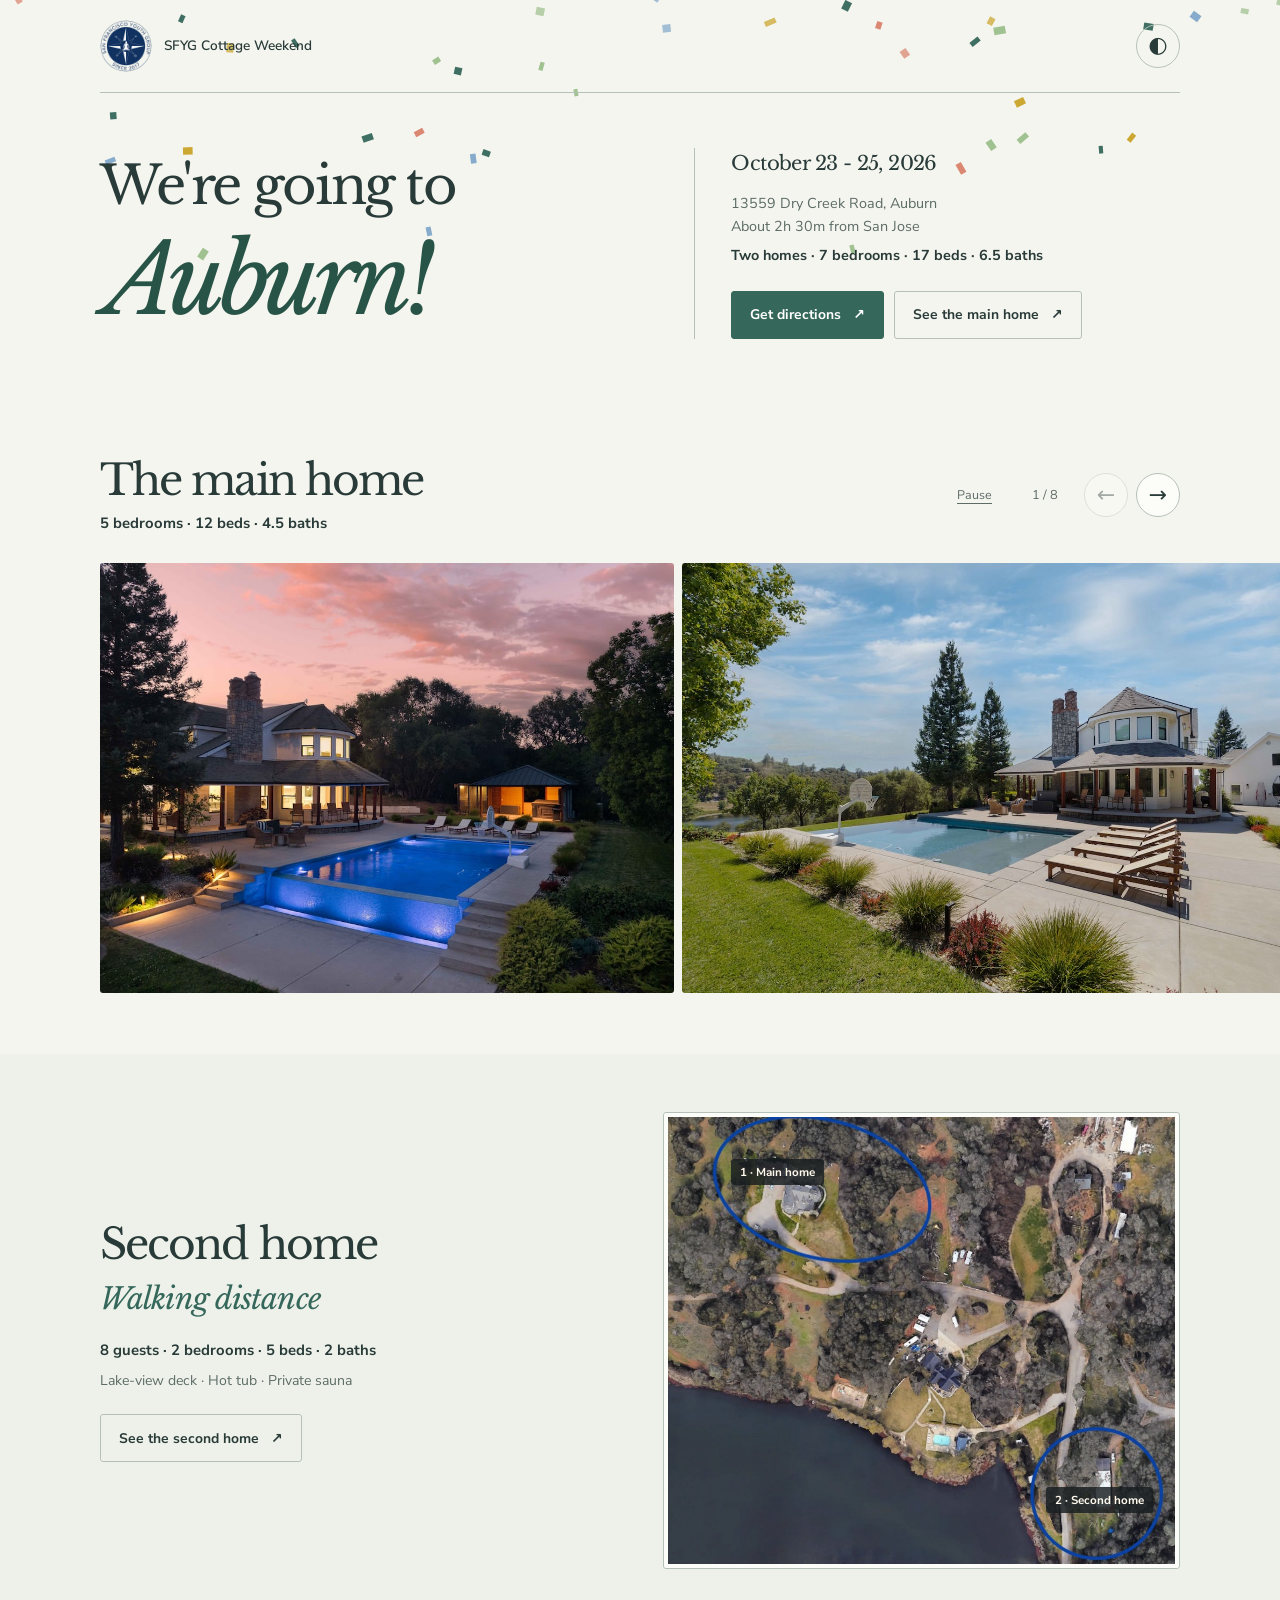
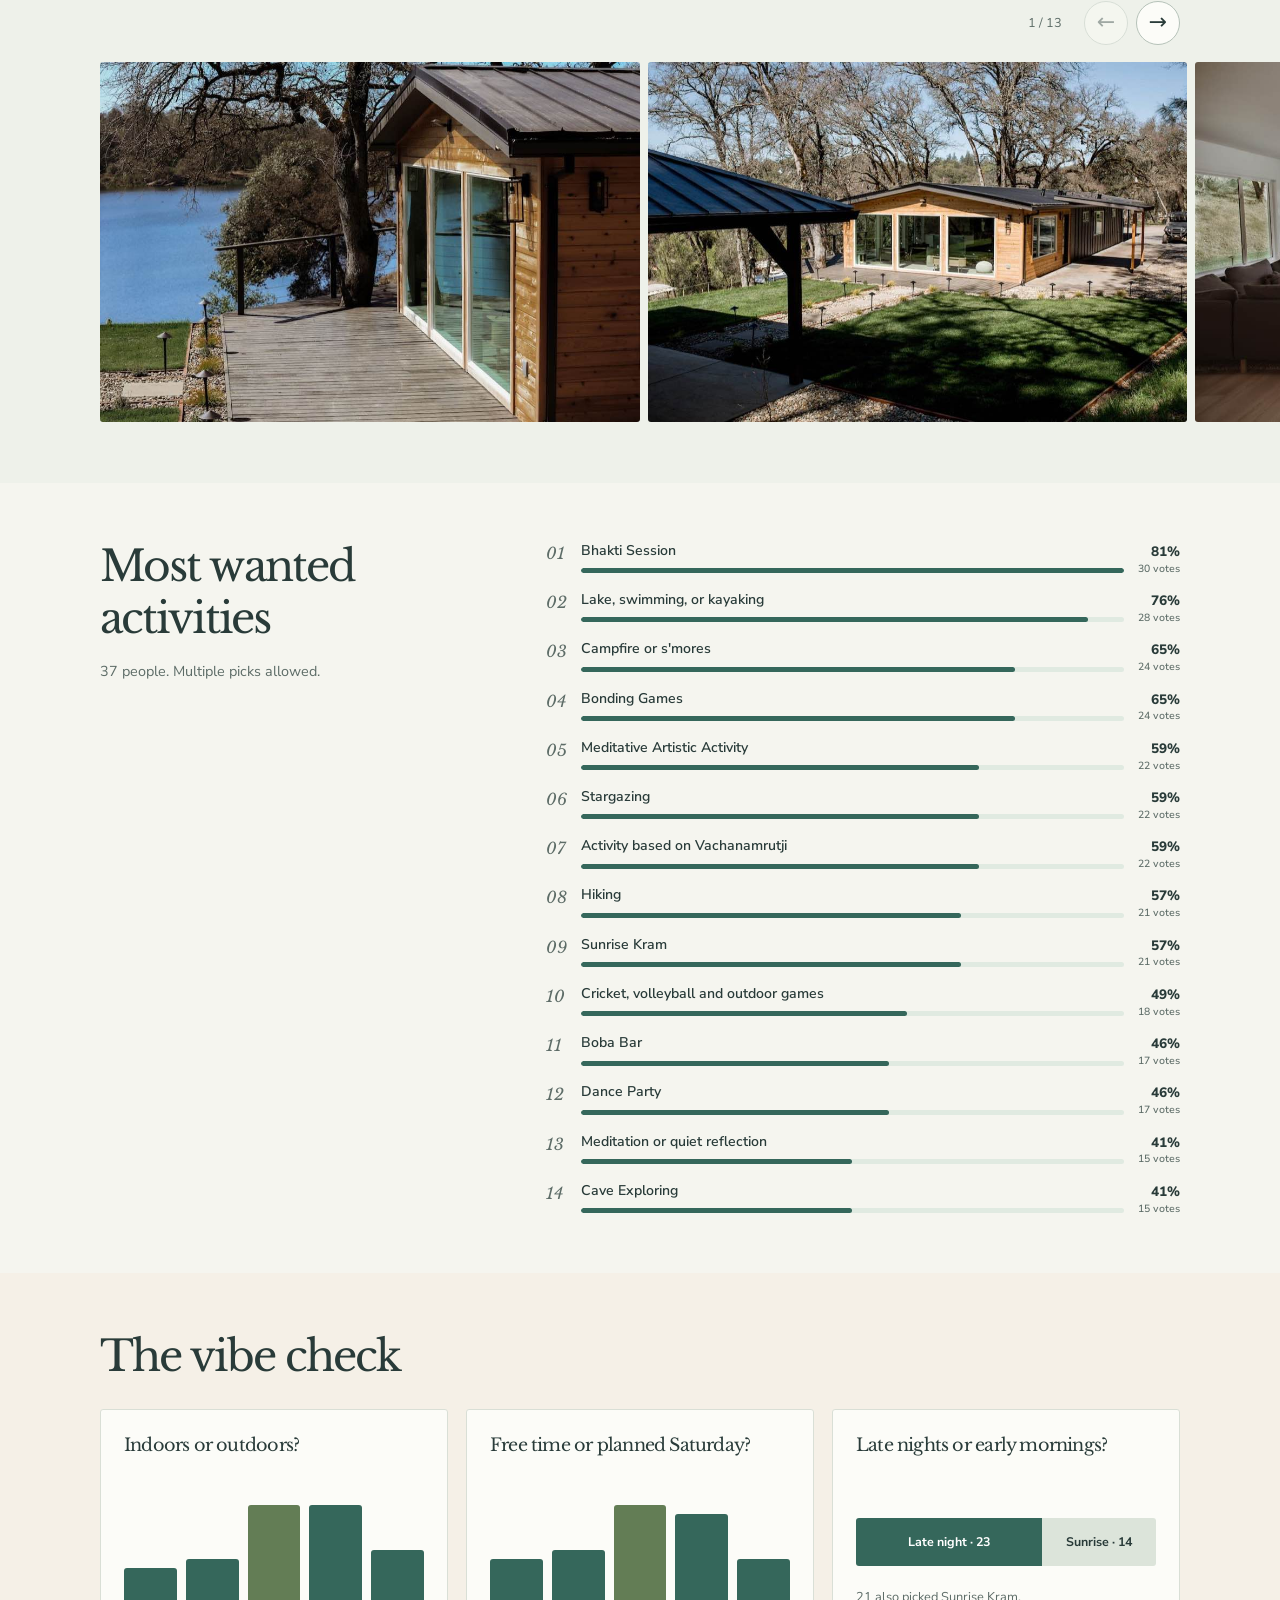
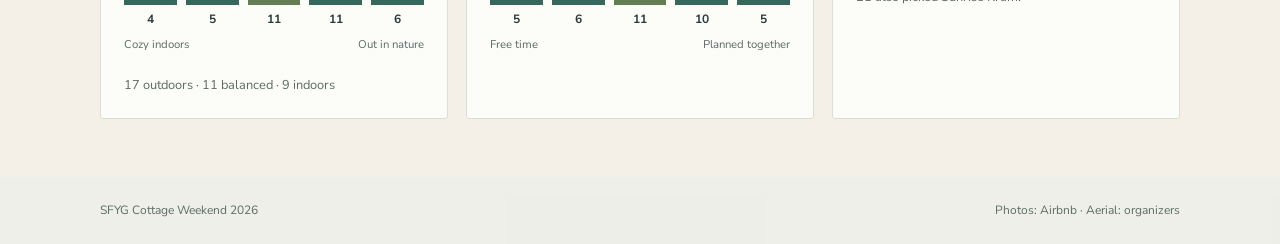
<file: auburn/index.html>
<!doctype html>
<html lang="en">
<head>
<title>Cottage Weekend: Auburn</title>
<link rel="icon" type="image/png" href="img/favicon.png">
<meta charset="utf-8">
<meta name="viewport" content="width=device-width, initial-scale=1">
<link rel="preconnect" href="https://fonts.googleapis.com">
<link rel="stylesheet" href="https://fonts.googleapis.com/css2?family=Libre+Baskerville:ital,wght@0,400;1,400&family=Nunito+Sans:wght@400;500;600;700;800&display=swap">
<style>
:root {
  color-scheme:light;
  --bg:#f5f5ef; --bg-soft:#e9ede7; --card-strong:#fcfcf8;
  --ink:#293b39; --muted:#5d6c67; --line:#d9dfd6; --line-strong:#b5c1b8;
  --tint:#f1f3ed; --tint-strong:#dce4da;
  --accent:#35675b; --accent-strong:#285447; --accent-soft:#e0eae1; --on-accent:#ffffff;
  --green:#35675b; --gold:#637d55;
  --band-hero:#f5f5ef; --band-homes:#edf1e9; --band-survey:#f6efe5; --band-footer:#eceee7;
  --clear:#00000000; --photo-ink:#fff8ec; --photo-shade:#181e20d1; --viewer:#141a1c;
  --serif:'Libre Baskerville',Georgia,serif; --sans:'Nunito Sans',system-ui,sans-serif;
  --gutter:max(20px,calc((100vw - 1080px)/2));
  --c1:#35675b; --c2:#c9a227; --c3:#d9826b; --c4:#7fa7c9; --c5:#9bbf8a;
}
@media (prefers-color-scheme:dark) {
  :root:not([data-theme="light"]) {
    color-scheme:dark;
    --bg:#181e20; --bg-soft:#202a2b; --card-strong:#20292b;
    --ink:#eef0e8; --muted:#b4c0b9; --line:#354346; --line-strong:#60716c;
    --tint:#263232; --tint-strong:#3a4b46;
    --accent:#abd0b9; --accent-strong:#c6e1cc; --accent-soft:#324b40; --on-accent:#182922;
    --green:#abd0b9; --gold:#ccdab3;
    --band-hero:#181e20; --band-homes:#1d2726; --band-survey:#241f1d; --band-footer:#202628;
    --clear:#00000000; --photo-ink:#fff8ec; --photo-shade:#181e20d1; --viewer:#141a1c;
    --c1:#abd0b9; --c2:#f0d27a; --c3:#f0a58c; --c4:#a9c6e3; --c5:#c6e1a8;
  }
}
:root[data-theme="dark"] {
  color-scheme:dark;
  --bg:#181e20; --bg-soft:#202a2b; --card-strong:#20292b;
  --ink:#eef0e8; --muted:#b4c0b9; --line:#354346; --line-strong:#60716c;
  --tint:#263232; --tint-strong:#3a4b46;
  --accent:#abd0b9; --accent-strong:#c6e1cc; --accent-soft:#324b40; --on-accent:#182922;
  --green:#abd0b9; --gold:#ccdab3;
  --band-hero:#181e20; --band-homes:#1d2726; --band-survey:#241f1d; --band-footer:#202628;
  --clear:#00000000; --photo-ink:#fff8ec; --photo-shade:#181e20d1; --viewer:#141a1c;
  --c1:#abd0b9; --c2:#f0d27a; --c3:#f0a58c; --c4:#a9c6e3; --c5:#c6e1a8;
}
* {box-sizing:border-box}
body {margin:0;background:var(--bg);color:var(--ink);font:16px/1.6 var(--sans)}
img {display:block;max-width:100%;height:auto}
button,a {-webkit-tap-highlight-color:var(--clear)}
button {font:inherit;color:inherit;cursor:pointer}
a {color:inherit;text-underline-offset:4px}
button:focus-visible,a:focus-visible,[tabindex]:focus-visible {outline:3px solid var(--gold);outline-offset:3px}
button:disabled {opacity:.4;cursor:default}
h1,h2,h3,p,figure {margin:0}
h1,h2,h3 {font-family:var(--serif);font-weight:400;letter-spacing:-.045em;text-wrap:balance}
h2 {font-size:clamp(1.8rem,3.7vw,2.65rem);line-height:1.22}
h3 {font-size:1.1rem;line-height:1.4}
.wrap {width:min(1120px,100%);padding-inline:20px;margin-inline:auto}
.section {padding-block:58px}
.muted {color:var(--muted)}
.top {display:flex;align-items:center;justify-content:space-between;gap:20px;padding-block:20px;border-bottom:1px solid var(--line-strong)}
.brand {display:flex;align-items:center;gap:12px;font-weight:600;font-size:.85rem;text-decoration:none}
.logo {width:52px;height:52px;border-radius:50%;flex:none}
.brand-mark {display:grid;place-items:center;width:36px;height:36px;border:1px solid var(--line-strong);border-radius:50%;font:400 .75rem var(--serif)}
.theme {width:44px;height:44px;border:1px solid var(--line-strong);border-radius:50%;background:var(--clear);font-size:22px}
.hero {position:relative;background:var(--clear)}
.hero-inner {display:grid;grid-template-columns:1.1fr 1fr;gap:60px;align-items:center;padding-block:55px 58px}
.hero h1 {font-size:clamp(2rem,4.4vw,3.3rem);line-height:1.3}
.hero h1 em {display:block;color:var(--accent-strong);font-size:clamp(4rem,7.5vw,6rem);letter-spacing:-.065em;line-height:1.12;margin-top:6px;padding-left:5px}
.trip {border-left:1px solid var(--line-strong);padding-left:36px}
.trip-date {font:400 1.23rem/1.6 var(--serif);letter-spacing:-.03em;margin-bottom:12px}
.trip p:not(.trip-date) {color:var(--muted);font-size:.9rem}
.trip p.stay {color:var(--ink);font-weight:700;margin-top:6px}
.reel-head .home-meta {margin-top:6px}
.actions {display:flex;flex-wrap:wrap;gap:10px;margin-top:24px}
.btn {display:inline-flex;align-items:center;justify-content:center;gap:12px;min-height:48px;padding:11px 18px;border:1px solid var(--accent);border-radius:3px;background:var(--accent);color:var(--on-accent);font:700 .87rem var(--sans);text-decoration:none}
.btn.secondary {background:var(--clear);color:var(--ink);border-color:var(--line-strong)}
#confetti {position:fixed;inset:0;width:100vw;height:100vh;pointer-events:none;z-index:0}
body > .wrap,main,footer {position:relative;z-index:1}
#confetti[hidden] {display:none}
.count {border-block:1px solid var(--line);background:var(--accent-soft);color:var(--accent-strong)}
.count .wrap {padding-block:14px;display:flex;align-items:center;justify-content:space-between;gap:20px}
.count p {font:400 1.12rem var(--serif);letter-spacing:-.025em}
.count span {font-size:.8rem;letter-spacing:.04em}
.reel {--photo-h:clamp(260px,35vw,430px)}
.reel-head {display:flex;align-items:center;justify-content:space-between;gap:20px;margin-bottom:24px}
.reel-controls {display:flex;align-items:center;gap:8px;flex:none}
.reel-count {font-size:.8rem;font-variant-numeric:tabular-nums;white-space:nowrap;min-width:62px;text-align:center;color:var(--muted)}
.control {display:grid;place-items:center;width:44px;height:44px;flex:none;background:var(--card-strong);border:1px solid var(--line-strong);border-radius:50%;font-size:22px}
.pause {min-height:44px;margin-right:8px;border:0;padding:0 6px;background:var(--clear);color:var(--muted);font-size:.78rem;text-decoration:underline;text-underline-offset:4px}
.photo-track {display:flex;gap:8px;overflow-x:auto;overflow-y:hidden;width:100%;padding:3px var(--gutter);scroll-padding-left:var(--gutter);scroll-snap-type:x mandatory;scrollbar-width:none;overscroll-behavior-x:contain;touch-action:pan-x pan-y pinch-zoom;-webkit-overflow-scrolling:touch}
.photo-track::-webkit-scrollbar {display:none}
.photo-track:focus-visible {outline-offset:-3px}
.photo-item {flex:0 0 calc(var(--photo-h)*var(--ratio,1.5));max-width:calc(100vw - 40px);height:var(--photo-h);min-width:0;display:block;padding:0;border:0;border-radius:3px;overflow:hidden;background:var(--bg-soft);scroll-snap-align:start;scroll-snap-stop:always;cursor:zoom-in}
.photo-item img {width:100%;height:100%;object-fit:cover;user-select:none}
.photo-track.dragging {scroll-snap-type:none;cursor:grabbing}
.photo-track.dragging * {cursor:grabbing;pointer-events:none}
.second {background:color-mix(in srgb,var(--band-homes) 80%,transparent)}
.second-summary {display:grid;grid-template-columns:1fr 1.05fr;gap:70px;align-items:center;margin-bottom:32px}
.second h2 em {display:block;font-size:.7em;color:var(--accent);margin-top:10px;letter-spacing:-.03em}
.home-meta {margin-top:22px;font-size:.93rem;font-weight:700}
.features {margin-top:7px;color:var(--muted);font-size:.88rem}
.second .btn {margin-top:22px}
.note {font-size:.8rem;color:var(--muted);margin-top:18px}
.map-image {position:relative;border:1px solid var(--line-strong);padding:4px;background:var(--card-strong);border-radius:3px}
.map-image img {width:100%;height:auto;aspect-ratio:761/670}
.map-label {position:absolute;background:var(--photo-shade);color:var(--photo-ink);border-radius:3px;padding:4px 9px;font-size:.72rem;font-weight:700}
.map-label.main {top:10%;left:13%}.map-label.neighbor {bottom:12%;right:5%}
.second .reel {--photo-h:clamp(250px,30vw,360px)}
.second .reel-head {justify-content:flex-end;margin-bottom:14px}
.results {display:grid;grid-template-columns:.75fr 1.25fr;gap:65px;align-items:start}
.results-intro p {font-size:.9rem;color:var(--muted);margin-top:16px;max-width:27ch}
.board {display:grid;gap:15px}
.row {display:grid;grid-template-columns:23px 1fr 44px;gap:12px;align-items:start}
.rank {font:italic 1rem/1.5 var(--serif);color:var(--muted)}
.activity-name {font-size:.88rem;line-height:1.45;display:block;font-weight:600}
.bar {height:5px;border-radius:3px;background:var(--accent-soft);margin-top:7px;overflow:hidden}
.bar span {display:block;height:100%;width:var(--w);background:var(--accent);border-radius:3px}
.value {font-weight:800;font-size:.85rem;text-align:right;font-variant-numeric:tabular-nums}
.value small {display:block;font-size:.65rem;font-weight:500;color:var(--muted);line-height:1.2}
.vibe-section {background:color-mix(in srgb,var(--band-survey) 80%,transparent)}
.vibe-section h2 {margin-bottom:26px}
.vibes {display:grid;grid-template-columns:repeat(3,1fr);gap:18px}
.vibe {background:var(--card-strong);border:1px solid var(--line);border-radius:3px;padding:23px;min-width:0}
.vibe h3 {min-height:50px}
.hist {display:grid;grid-template-columns:repeat(5,1fr);gap:9px;margin-top:22px}
.hist > div {display:grid;grid-template-rows:100px 24px;align-items:end;text-align:center;font-size:.75rem}
.hist i {height:var(--h);display:block;border-radius:3px 3px 0 0;background:var(--accent)}
.hist > div:nth-child(3) i {background:var(--gold)}
.ends {display:flex;justify-content:space-between;gap:10px;color:var(--muted);font-size:.7rem;margin-top:7px}
.verdict {font-size:.8rem;color:var(--muted);margin-top:21px}
.split {display:flex;height:48px;border-radius:3px;overflow:hidden;margin-top:35px}
.split div {display:grid;place-items:center;background:var(--accent);color:var(--on-accent);font-size:.78rem;font-weight:700}
.split .sunrise {background:var(--tint-strong);color:var(--ink)}
footer {padding-block:24px;background:color-mix(in srgb,var(--band-footer) 85%,transparent);color:var(--muted);font-size:.75rem}
footer .wrap {display:flex;justify-content:space-between;gap:20px}
.viewer {position:fixed;inset:0;width:100%;max-width:none;height:100dvh;max-height:none;margin:0;padding:20px;border:0;background:var(--viewer);color:var(--photo-ink)}
.viewer[open] {display:flex;flex-direction:column;gap:14px}
.viewer::backdrop {background:var(--viewer)}
.viewer-top {display:flex;justify-content:space-between;align-items:center;gap:16px;font-size:.85rem;flex:none}
.viewer .control {background:var(--photo-shade);color:var(--photo-ink);border-color:var(--line-strong)}
.viewer-frame {display:flex;align-items:center;justify-content:center;min-height:0;flex:1;touch-action:pan-y pinch-zoom}
.viewer-img {width:100%;height:100%;object-fit:contain}
.viewer-bottom {display:flex;align-items:center;justify-content:space-between;gap:14px;flex:none}
.viewer-caption {font-size:.85rem;flex:1;text-align:center}
.skip {position:absolute;top:-100px;left:20px;padding:10px;background:var(--card-strong);z-index:10}
.skip:focus {top:8px}
@media (max-width:760px) {
 .section {padding-block:38px}.top {padding-block:14px}.hero-inner {grid-template-columns:1fr;gap:26px;padding-block:32px}
 .hero h1 {font-size:2rem}.hero h1 em {font-size:4rem}.trip {border:0;padding:0}.trip-date {font-size:1.1rem;margin-bottom:8px}.trip p:not(.trip-date) {font-size:.84rem}
 .actions {gap:8px;margin-top:20px}.actions .btn {flex:1;padding-inline:11px;font-size:.8rem;gap:8px}
 .count .wrap {padding-block:14px;gap:12px}.count p {font-size:1rem}.count span {font-size:.7rem}
 .reel {--photo-h:250px}.reel-head {gap:14px;flex-wrap:wrap;margin-bottom:18px}.reel-head h2 {font-size:1.9rem}.reel-controls {gap:6px}.reel-count {min-width:50px}.pause {margin-right:0;font-size:.72rem}.control {width:44px;height:44px}
 .second-summary {grid-template-columns:1fr;gap:28px;margin-bottom:18px}.home-meta {margin-top:18px;font-size:.88rem}.features {font-size:.82rem}.map-label {font-size:.65rem;padding:4px 7px}.second .reel {--photo-h:250px}
 .results {grid-template-columns:1fr;gap:26px}.results-intro p {max-width:none;margin-top:12px}.row {gap:9px;grid-template-columns:22px 1fr 42px}
 .vibes {grid-template-columns:1fr;gap:14px}.vibe h3 {min-height:0}.vibe {padding:22px}.split {margin-top:24px}
 footer .wrap {display:block}footer p+p {margin-top:6px}.viewer {padding:16px}.viewer-caption {font-size:.75rem}
}
@media (prefers-reduced-motion:reduce) {*,*::before,*::after {animation:none!important;transition:none!important;scroll-behavior:auto!important}}
</style>
</head>
<body>
<canvas id="confetti" aria-hidden="true" hidden></canvas>
<a class="skip" href="#main">Skip to content</a>
<div class="wrap"><nav class="top" aria-label="Page header"><a class="brand" href="#"><img class="logo" src="img/sfyg-logo.png" alt="San Francisco Youth Group logo" width="240" height="240">SFYG Cottage Weekend</a><button class="theme" type="button" aria-label="Switch to dark mode">◐</button></nav></div>
<main id="main">
<header class="hero">
  <div class="wrap hero-inner"><h1>We're going to <em>Auburn!</em></h1><div class="trip"><p class="trip-date">October 23 - 25, 2026</p><p>13559 Dry Creek Road, Auburn</p><p>About 2h 30m from San Jose</p><p class="stay">Two homes · 7 bedrooms · 17 beds · 6.5 baths</p><div class="actions"><a class="btn" href="https://www.google.com/maps/dir/?api=1&amp;origin=San+Jose,+CA&amp;destination=13559+Dry+Creek+Road%2C+Auburn%2C+CA+95602" target="_blank" rel="noopener noreferrer">Get directions <span aria-hidden="true">↗</span></a><a class="btn secondary" href="https://www.airbnb.com/rooms/1717790396205238720" target="_blank" rel="noopener noreferrer">See the main home <span aria-hidden="true">↗</span></a></div></div></div>
</header>
<section class="section" aria-labelledby="main-home-heading">
  <div class="reel" id="main-reel" role="region" aria-roledescription="carousel" aria-label="Main home photos" data-auto>
    <div class="wrap reel-head"><div><h2 id="main-home-heading">The main home</h2><p class="home-meta">5 bedrooms · 12 beds · 4.5 baths</p></div><div class="reel-controls"><button class="pause" type="button" aria-label="Pause main home reel">Pause</button><span class="reel-count" aria-live="off">1 / 8</span><button class="control prev" type="button" aria-label="Previous main home photo">←</button><button class="control next" type="button" aria-label="Next main home photo">→</button></div></div>
    <div class="photo-track" tabindex="0" aria-label="Main home photos. Scroll or use arrow keys. Select a photo to enlarge."><button class="photo-item" type="button" aria-label="Enlarge main home at dusk"><img src="img/main-dusk.jpg" alt="Main home and blue-lit pool at dusk" width="960" height="719" fetchpriority="high"></button></div>
  </div>
</section>
<section class="section second" aria-labelledby="second-heading">
  <div class="wrap second-summary"><div><h2 id="second-heading">Second home<em>Walking distance</em></h2><p class="home-meta">8 guests · 2 bedrooms · 5 beds · 2 baths</p><p class="features">Lake-view deck · Hot tub · Private sauna</p><a class="btn secondary" href="https://www.airbnb.com/rooms/1156745847354612810?source_impression_id=p3_1791757308_P3GOeMAX2_iQAZgw" target="_blank" rel="noopener noreferrer">See the second home <span aria-hidden="true">↗</span></a></div><figure class="map-image"><img src="img/two-homes-aerial.jpg" alt="Satellite view with the main home circled at upper left and the second home circled at lower right, beside the lake" width="761" height="670" loading="lazy"><span class="map-label main" aria-hidden="true">1 · Main home</span><span class="map-label neighbor" aria-hidden="true">2 · Second home</span></figure></div>
  <div class="reel" id="second-reel" role="region" aria-roledescription="carousel" aria-label="Second home photos">
    <div class="wrap reel-head"><div class="reel-controls"><span class="reel-count" aria-live="polite">1 / 13</span><button class="control prev" type="button" aria-label="Previous second home photo">←</button><button class="control next" type="button" aria-label="Next second home photo">→</button></div></div>
    <div class="photo-track" tabindex="0" aria-label="Second home photos. Scroll or use arrow keys. Select a photo to enlarge."><button class="photo-item" type="button" aria-label="Enlarge second home deck"><img src="img/second-01.jpg" alt="Wood-sided exterior and deck above the lake" width="1000" height="667" loading="lazy"></button></div>
  </div>
</section>
<section class="section" aria-labelledby="activities-heading"><div class="wrap results"><div class="results-intro"><h2 id="activities-heading">Most wanted activities</h2><p>37 people. Multiple picks allowed.</p></div><div class="board" id="board" role="list" aria-label="Activity preferences"></div></div></section>
<section class="section vibe-section" aria-labelledby="vibe-heading"><div class="wrap"><h2 id="vibe-heading">The vibe check</h2><div class="vibes">
  <article class="vibe"><h3>Indoors or outdoors?</h3><div class="hist" data-vals="4,5,11,11,6" role="img" aria-label="From cozy indoors to out in nature, ratings 1 to 5 received 4, 5, 11, 11, and 6 responses."></div><div class="ends"><span>Cozy indoors</span><span>Out in nature</span></div><p class="verdict">17 outdoors · 11 balanced · 9 indoors</p></article>
  <article class="vibe"><h3>Free time or planned Saturday?</h3><div class="hist" data-vals="5,6,11,10,5" role="img" aria-label="From free time to planned together, ratings 1 to 5 received 5, 6, 11, 10, and 5 responses."></div><div class="ends"><span>Free time</span><span>Planned together</span></div></article>
  <article class="vibe"><h3>Late nights or early mornings?</h3><div class="split" role="img" aria-label="23 late night games, 14 early sunrise"><div style="flex:23">Late night · 23</div><div class="sunrise" style="flex:14">Sunrise · 14</div></div><p class="verdict">21 also picked Sunrise Kram.</p></article>
</div></div></section>
</main>
<footer><div class="wrap"><p>SFYG Cottage Weekend 2026</p><p>Photos: Airbnb · Aerial: organizers</p></div></footer>
<dialog class="viewer" aria-label="Full-screen photo viewer"><div class="viewer-top"><span class="viewer-count" aria-live="polite"></span><button class="control viewer-close" type="button" aria-label="Close photo viewer" autofocus>×</button></div><div class="viewer-frame"><img class="viewer-img" alt="" width="1200" height="800"></div><div class="viewer-bottom"><button class="control viewer-prev" type="button" aria-label="Previous enlarged photo">←</button><p class="viewer-caption"></p><button class="control viewer-next" type="button" aria-label="Next enlarged photo">→</button></div></dialog>
<script>
(() => {
  const motion=matchMedia('(prefers-reduced-motion: reduce)');
  const mainPhotos=[
    ['main-dusk.jpg','Main home and blue-lit pool at dusk',960,719],
    ['main-pool.jpg','Pool, loungers and the main home',1200,800],
    ['main-living.jpg','Open living room and kitchen',960,641],
    ['main-dining.jpg','The long dining table',960,641],
    ['main-porch.jpg','Wraparound porch at sunset',1200,800],
    ['main-games.jpg','Lounge with sofas, arcade games and glass doors',960,640],
    ['main-firepit.jpg','Patio seating around the fire pit',1200,800],
    ['main-aerial.jpg','Aerial sunset view of the property',1200,900]
  ];
  // All 69 unique photos exposed by the second home's Airbnb listing, visually reviewed.
  const secondAlts=[
    'Wood-sided exterior and deck above the lake','Covered hot tub overlooking the lake','A lake-facing lounge with a seated guest','Bright living room with walls of windows',
    'Kitchen island and open living space','Bedroom with a wood-framed bed','Bedroom with a dark metal bed frame','Lounge chairs opened as sleepers',
    'The lake below the deck','Living room with a gray sectional and gold-framed mirror','Armchair beside lake-facing windows','Fold-out sofa beneath a gold-framed mirror',
    'Dining table and chairs','Kitchen with island and gas stove','Living room seating beside wide windows','Kitchen shelves and countertop',
    'Coffee table with books and plants','Entry console and gold-framed mirror','Lawn, covered seating and the lake','Living room television beside the windows',
    'Wicker chairs on the covered porch','Barbecue grill on the deck','Bedroom with bedside lamps','Lake-facing living room at dusk',
    'Board games on a shelf','Sofa bed beside a window','Coffee pods on the kitchen counter','Coffee station and cutting boards',
    'Baking dishes in a kitchen cupboard','Kitchen drawers with utensils','Kitchen linens in a drawer','Cutlery drawer',
    'Cooking on the gas stove','Glassware and small kitchen appliances','Pots and pans in a kitchen cupboard','Plates and bowls in a kitchen cupboard',
    'Cutting boards on a kitchen shelf','Coffee maker and kettles','Hot tub and lake view','Covered porch with chairs and a dining table',
    'Wood-sided exterior and garden path','Outdoor dining table on the porch','Exterior of the second home and covered outdoor seating','Kitchen island facing the dining area',
    'Glass-fronted living room from outside','Illuminated house and garden path at night','Porch chairs at night','Garden path and covered patio at night',
    'Bathroom with a double vanity','Chairs around the fire pit at night','Bedroom with a wood-framed bed beside a window','Towels in a basket',
    'Glass shower enclosure','Shower toiletries on a shelf','Bathroom sink and mirror','Sofa beneath a gold-framed mirror',
    'Bedroom storage shelves','Bed with abstract artwork above it','Bedroom reflected in a gold-framed mirror','Dining table beneath two framed artworks',
    'Bathroom counter and towels','Walk-in shower','Washer and dryer','The listing’s illustrated property map',
    'Bedside table and lamp','Deer among trees in a listing photo','Wooded surroundings','Wood-lined sauna interior','Sauna benches and heater'
  ];
  const secondRatios=[1.499674,.75,1.333333,1.499225,1.499268,1.499356,.667285,1.498439,1.499674,1.499268,.666992,1.372736,.667285,1.464903,1.498439,.666961,.666992,.666992,1.499674,.667285,.666667,.666992,.667285,.666667,1.498439,.666992,.666992,.666999,.666992,.666992,.666992,.666992,.666992,.666992,.666992,.666992,1.499268,.666992,.75,1.499674,1.499674,.666811,1.5,1.498698,.667246,1.499674,.666811,.643755,1.498439,.667285,.667285,1.499268,.666992,.666992,.666992,.666965,.667008,.666992,1.498439,1.498439,1.499268,.667285,.667285,1.447301,.666992,.666811,.666811,.75,.75];
  // A curated set: the home, living space, lake and amenities.
  const lead=[1,43,4,2,6,14,68,9];
  const secondOrder=[...lead,19,24,46,50,69];
  const secondPhotos=secondOrder.map(n=>{const ratio=secondRatios[n-1];return ['second-'+String(n).padStart(2,'0')+'.jpg',secondAlts[n-1],ratio<1?Math.round(1000*ratio):1000,ratio<1?1000:Math.round(1000/ratio)];});

  const viewer=document.querySelector('.viewer'),viewerImage=viewer.querySelector('.viewer-img');
  let viewerPhotos=[],viewerIndex=0,opener=null,oldOverflow='';
  function showPhoto(n) {
    viewerIndex=(n+viewerPhotos.length)%viewerPhotos.length;
    const [file,alt,w,h]=viewerPhotos[viewerIndex];
    viewerImage.src='img/'+file;viewerImage.alt=alt;viewerImage.width=w;viewerImage.height=h;
    viewer.querySelector('.viewer-count').textContent=(viewerIndex+1)+' / '+viewerPhotos.length;
    viewer.querySelector('.viewer-caption').textContent=alt;
  }
  function openPhoto(photos,n,button) {
    viewerPhotos=photos;opener=button;showPhoto(n);oldOverflow=document.body.style.overflow;
    document.body.style.overflow='hidden';viewer.showModal();
  }
  viewer.querySelector('.viewer-close').addEventListener('click',()=>viewer.close());
  viewer.querySelector('.viewer-prev').addEventListener('click',()=>showPhoto(viewerIndex-1));
  viewer.querySelector('.viewer-next').addEventListener('click',()=>showPhoto(viewerIndex+1));
  viewer.addEventListener('close',()=>{document.body.style.overflow=oldOverflow;opener?.focus({preventScroll:true});});
  viewer.addEventListener('keydown',e=>{if(e.key==='ArrowLeft'||e.key==='ArrowRight'){e.preventDefault();showPhoto(viewerIndex+(e.key==='ArrowRight'?1:-1));}});
  let viewerTouch=null;
  viewerImage.addEventListener('touchstart',e=>{viewerTouch=e.touches.length===1?{x:e.touches[0].clientX,y:e.touches[0].clientY}:null;},{passive:true});
  viewerImage.addEventListener('touchend',e=>{if(!viewerTouch)return;const dx=e.changedTouches[0].clientX-viewerTouch.x,dy=e.changedTouches[0].clientY-viewerTouch.y;viewerTouch=null;if(Math.abs(dx)>45&&Math.abs(dx)>Math.abs(dy))showPhoto(viewerIndex+(dx<0?1:-1));},{passive:true});
  viewerImage.addEventListener('touchcancel',()=>{viewerTouch=null;},{passive:true});

  function setupReel(selector,photos) {
    const reel=document.querySelector(selector),track=reel.querySelector('.photo-track'),prev=reel.querySelector('.prev'),next=reel.querySelector('.next'),count=reel.querySelector('.reel-count'),pause=reel.querySelector('.pause');
    let index=0,playing=reel.hasAttribute('data-auto'),hover=false,focused=false,visible=false,drag=null,suppressClick=false;
    track.replaceChildren();
    const items=photos.map(([file,alt,w,h],i)=>{
      const button=document.createElement('button');button.type='button';button.className='photo-item';button.style.setProperty('--ratio',String(w/h));button.setAttribute('aria-label','Enlarge photo '+(i+1)+': '+alt);
      const img=document.createElement('img');img.src='img/'+file;img.alt=alt;img.width=w;img.height=h;img.draggable=false;img.loading=i<2?'eager':'lazy';
      if(selector==='#main-reel'&&i===0)img.fetchPriority='high';
      button.append(img);track.append(button);button.addEventListener('click',e=>{if(suppressClick){e.preventDefault();return;}stop();openPhoto(photos,i,button);});return button;
    });
    function gutter(){return parseFloat(getComputedStyle(track).paddingLeft);}
    function position(item){return item.getBoundingClientRect().left-track.getBoundingClientRect().left+track.scrollLeft-gutter();}
    function update() {
      index=items.reduce((best,item,i)=>Math.abs(position(item)-track.scrollLeft)<Math.abs(position(items[best])-track.scrollLeft)?i:best,0);
      count.textContent=(index+1)+' / '+photos.length;
      prev.disabled=index===0;next.disabled=index===photos.length-1;
      items.forEach((item,i)=>{item.setAttribute('aria-current',String(i===index));item.tabIndex=i===index?0:-1;});
    }
    function go(n,manual=true) {
      const target=Math.max(0,Math.min(photos.length-1,n));if(manual)stop();
      track.scrollTo({left:position(items[target]),behavior:motion.matches?'instant':'smooth'});
      if(manual&&document.activeElement?.classList.contains('photo-item'))items[target].focus({preventScroll:true});
    }
    function playLabel(){if(!pause)return;pause.disabled=motion.matches;pause.textContent=motion.matches?'Paused':playing?'Pause':'Play';pause.setAttribute('aria-label',motion.matches?'Automatic reel paused for reduced motion':playing?'Pause main home reel':'Play main home reel');count.setAttribute('aria-live',playing?'off':'polite');}
    function stop(){playing=false;playLabel();}
    prev.addEventListener('click',()=>go(index-1));next.addEventListener('click',()=>go(index+1));
    pause?.addEventListener('click',()=>{playing=!playing;playLabel();});
    track.addEventListener('keydown',e=>{if(e.key==='ArrowLeft'||e.key==='ArrowRight'){e.preventDefault();go(index+(e.key==='ArrowRight'?1:-1));}else if(e.key==='Home'||e.key==='End'){e.preventDefault();go(e.key==='Home'?0:photos.length-1);}});
    track.addEventListener('scroll',update,{passive:true});
    track.addEventListener('wheel',stop,{passive:true});track.addEventListener('touchstart',stop,{passive:true});
    reel.addEventListener('pointerenter',e=>{if(e.pointerType==='mouse')hover=true;});reel.addEventListener('pointerleave',()=>{hover=false;});
    reel.addEventListener('focusin',()=>{focused=true;});reel.addEventListener('focusout',()=>{setTimeout(()=>{focused=reel.contains(document.activeElement);},0);});
    // Native touch scrolling; pointer drag adds the same affordance for a mouse.
    track.addEventListener('pointerdown',e=>{if(e.pointerType!=='mouse'||e.button!==0)return;stop();drag={id:e.pointerId,x:e.clientX,left:track.scrollLeft,moved:false};});
    track.addEventListener('pointermove',e=>{if(!drag||e.pointerId!==drag.id)return;const dx=e.clientX-drag.x;if(!drag.moved&&Math.abs(dx)>6){drag.moved=true;suppressClick=true;track.setPointerCapture(e.pointerId);track.classList.add('dragging');}if(drag.moved){e.preventDefault();track.scrollLeft=drag.left-dx;}});
    function endDrag(){if(!drag)return;const moved=drag.moved;drag=null;track.classList.remove('dragging');if(moved){update();go(index);setTimeout(()=>{suppressClick=false;},0);}}
    track.addEventListener('pointerup',endDrag);track.addEventListener('pointercancel',endDrag);
    function resize(){const active=index;track.style.paddingRight=Math.max(gutter(),track.clientWidth-items.at(-1).getBoundingClientRect().width-gutter())+'px';track.scrollTo({left:position(items[active]),behavior:'instant'});update();}
    new ResizeObserver(resize).observe(track);
    new IntersectionObserver(entries=>{visible=entries[0].isIntersecting;},{threshold:.2}).observe(reel);
    if(pause)setInterval(()=>{if(playing&&!motion.matches&&!document.hidden&&visible&&!hover&&!focused&&!viewer.open)go((index+1)%photos.length,false);},6000);
    motion.addEventListener('change',playLabel);playLabel();resize();
  }
  setupReel('#main-reel',mainPhotos);setupReel('#second-reel',secondPhotos);

  const acts = [
    ["Bhakti Session",30],["Lake, swimming, or kayaking",28],["Campfire or s'mores",24],
    ["Bonding Games",24],["Meditative Artistic Activity",22],["Stargazing",22],
    ["Activity based on Vachanamrutji",22],["Hiking",21],["Sunrise Kram",21],
    ["Cricket, volleyball and outdoor games",18],["Boba Bar",17],["Dance Party",17],
    ["Meditation or quiet reflection",15],["Cave Exploring",15]
  ];
  const board=document.querySelector('#board');
  acts.forEach(([name,votes],i)=>{const row=document.createElement('div');row.className='row';row.setAttribute('role','listitem');row.innerHTML='<span class="rank">'+String(i+1).padStart(2,'0')+'</span><div><span class="activity-name"></span><div class="bar" aria-hidden="true"><span style="--w:'+votes/30*100+'%"></span></div></div><span class="value">'+Math.round(votes/37*100)+'%<small>'+votes+' votes</small></span>';row.querySelector('.activity-name').textContent=name;board.append(row);});
  document.querySelectorAll('.hist').forEach(h=>{const vals=h.dataset.vals.split(',').map(Number),max=Math.max(...vals);vals.forEach(v=>{const d=document.createElement('div');d.setAttribute('aria-hidden','true');d.innerHTML='<i style="--h:'+v/max*100+'%"></i><b>'+v+'</b>';h.append(d);});});

  const theme=document.querySelector('.theme'),root=document.documentElement,scheme=matchMedia('(prefers-color-scheme: dark)');
  function dark(){return root.dataset.theme?root.dataset.theme==='dark':scheme.matches;}
  function themeLabel(){theme.setAttribute('aria-label','Switch to '+(dark()?'light':'dark')+' mode');}
  theme.addEventListener('click',()=>{root.dataset.theme=dark()?'light':'dark';themeLabel();});scheme.addEventListener('change',themeLabel);themeLabel();

  // Confetti: a burst on arrival, then a gentle, continuous drift behind the page.
  const canvas=document.querySelector('#confetti'),ctx=canvas.getContext('2d');
  if(ctx){
    const dpr=Math.min(devicePixelRatio||1,2);
    let width=0,height=0,frame=0,running=false,last=0,colors=[];
    function palette(){const cs=getComputedStyle(root);colors=['--c1','--c2','--c3','--c4','--c5'].map(v=>cs.getPropertyValue(v).trim());}
    function size(){width=innerWidth;height=innerHeight;canvas.width=width*dpr;canvas.height=height*dpr;ctx.setTransform(dpr,0,0,dpr,0,0);}
    function piece(burst){return {x:Math.random()*width,y:burst?-20-Math.random()*height*.8:-20-Math.random()*60,vx:(Math.random()-.5)*(burst?60:24),vy:burst?70+Math.random()*80:28+Math.random()*34,r:Math.random()*6,vr:(Math.random()-.5)*2.4,w:4+Math.random()*4,h:7+Math.random()*5,sway:Math.random()*6.28,c:Math.floor(Math.random()*5),burst};}
    size();palette();
    let pieces=Array.from({length:110},()=>piece(true));
    const ambient=Math.max(28,Math.min(60,Math.round(width/22)));
    function tick(now){
      const dt=Math.min((now-last)/1000,.05);last=now;
      ctx.clearRect(0,0,width,height);
      const calm=pieces.filter(p=>!p.burst).length;
      if(calm<ambient&&Math.random()<.35)pieces.push(piece(false));
      pieces=pieces.filter(p=>p.y<height+30);
      pieces.forEach(p=>{p.sway+=dt*1.6;p.x+=(p.vx+Math.sin(p.sway)*14)*dt;p.y+=p.vy*dt;p.r+=p.vr*dt;ctx.globalAlpha=p.burst?.95:.7;ctx.save();ctx.translate(p.x,p.y);ctx.rotate(p.r);ctx.fillStyle=colors[p.c];ctx.fillRect(-p.w/2,-p.h/2,p.w,p.h);ctx.restore();});
      frame=requestAnimationFrame(tick);
    }
    function play(){if(running||motion.matches||document.hidden)return;running=true;canvas.hidden=false;last=performance.now();frame=requestAnimationFrame(tick);}
    function pause(){running=false;cancelAnimationFrame(frame);if(motion.matches){ctx.clearRect(0,0,width,height);canvas.hidden=true;}}
    addEventListener('resize',size);
    motion.addEventListener('change',()=>motion.matches?pause():play());
    document.addEventListener('visibilitychange',()=>document.hidden?pause():play());
    theme.addEventListener('click',palette);scheme.addEventListener('change',palette);
    play();
  }
})();
</script>
</body>
</html>
</file>
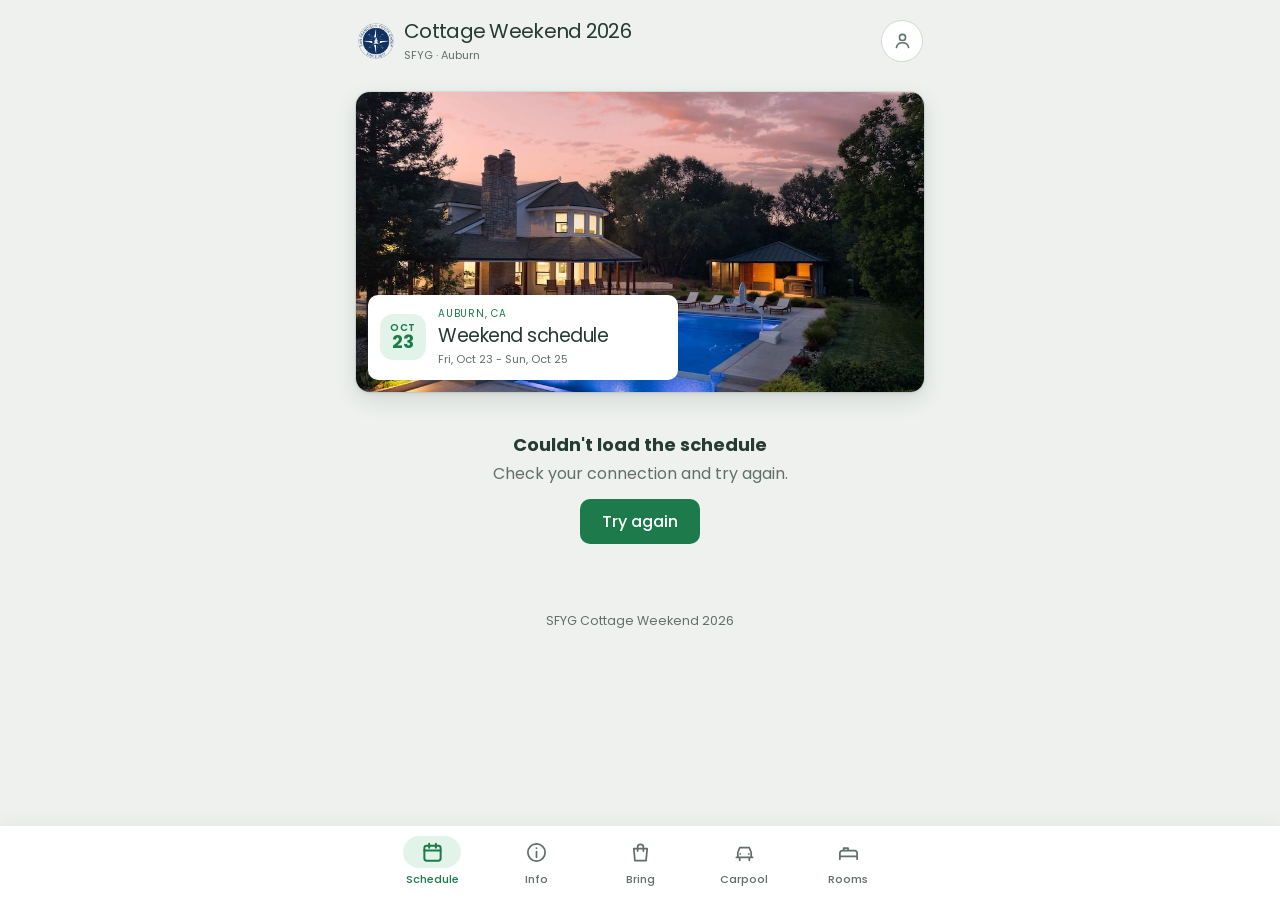
<file: hub/index.html>
<!doctype html>
<html lang="en">
<head>
<meta charset="utf-8">
<meta name="viewport" content="width=device-width, initial-scale=1">
<title>Cottage Weekend 2026</title>
<meta http-equiv="refresh" content="0; url=../">
<link rel="canonical" href="../">
<script>location.replace('../' + location.search + location.hash);</script>
</head>
<body><p>The weekend hub has moved. <a href="../">Open it here</a>.</p></body>
</html>
</file>
